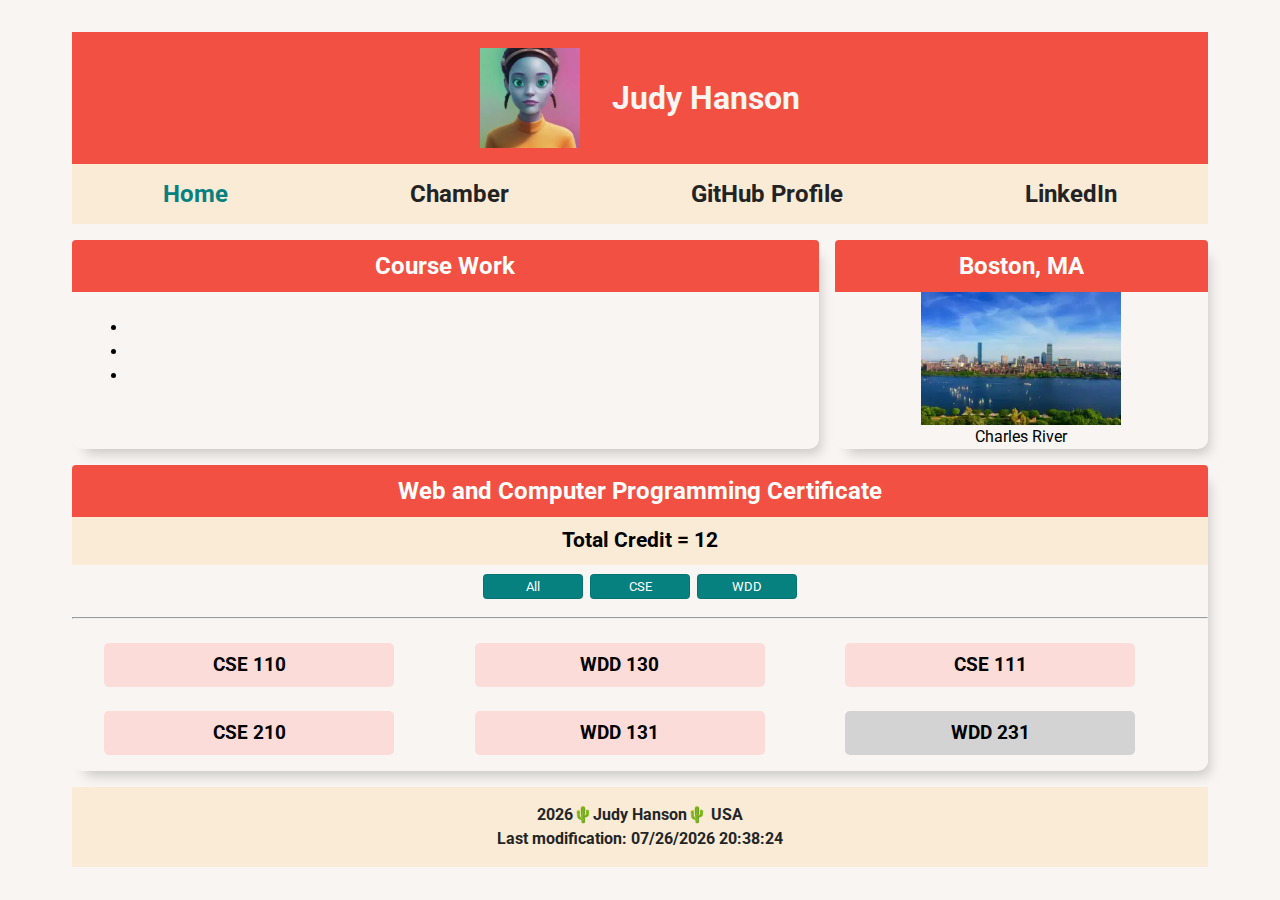
<file: index.html>
<!DOCTYPE html>
<html lang="en">
<head>
    <meta charset="UTF-8">
    <meta name="viewport" content="width=device-width, initial-scale=1.0">
    <meta name="description" content="Chamber of Commerce Website">
    <meta name="author" content="Judy Hanson">
    <meta property="og:title" content="Chambers of Commerce">
    <meta property="og:type" content="website">
    <meta property="og:url" content="https://esterjudith.github.io/wdd231/">
    <meta property="og:image" content="https://esterjudith.github.io/wdd231/images/Charles-River.webp">
    <meta name="twitter:card" content="charles_river_Boston">
    <link rel="preconnect" href="https://fonts.googleapis.com">
    <link rel="preconnect" href="https://fonts.gstatic.com" crossorigin>
    <link href="https://fonts.googleapis.com/css2?family=Roboto:ital,wght@0,100;0,300;0,400;0,500;0,700;0,900;1,100;1,300;1,400;1,500;1,700;1,900&display=swap" rel="stylesheet">
    <link rel="icon" href="favicon.ico">
    <link rel="stylesheet" href="styles/base.css">
    <link rel="stylesheet" href="styles/large.css">
    <script src="scripts/chambers.js" defer></script>
    <script src="scripts/getCourses.js" defer></script>
    <title>Chamber of Commerce</title>
</head>
<body>
    <header>
        <div>
            <img src="images/image_6483441.webp" width="100" alt="AI profile image">
            <h1>Judy Hanson</h1>
        </div>
        <div></div>        
    </header>
    <button type="button" id="menu" aria-label="hamburger-menu"></button>
    <nav class="navigation">
        <a href="/index.html" class="active">Home</a>
        <a href="#">Chamber</a>
        <a href="https://github.com/Esterjudith">GitHub Profile</a>
        <a href="https://www.linkedin.com/in/judy-hanson/">LinkedIn</a>       
    </nav>
    <main>
        <section class="card">
            <h2>Course Work</h2>
            <ul>
                <li></li>
                <li></li>
                <li></li>
            </ul>
        </section>
        <section class="card">
            <h2>Boston, MA</h2>
            <figure>
               <img src="images/Charles-River.webp" alt="Charles River" width="300" height="200" loading="lazy"> 
               <figcaption>Charles River</figcaption>
            </figure>
        </section>
        <section class="card col2">
            <h2>Web and Computer Programming Certificate</h2>
            <div id="credits"></div>
            <div class="filters">
                <button id="all">All</button>
                <button id="cse">CSE</button>
                <button id="wdd">WDD</button>
            </div>
            <hr>
            <div id="courses"></div>
        </section>
    </main>
    <footer>
        <p><span id="currentyear"></span>🌵Judy Hanson🌵 USA</p>
        <p id="lastModified"></p>
    </footer>
</body>
</html>
</file>
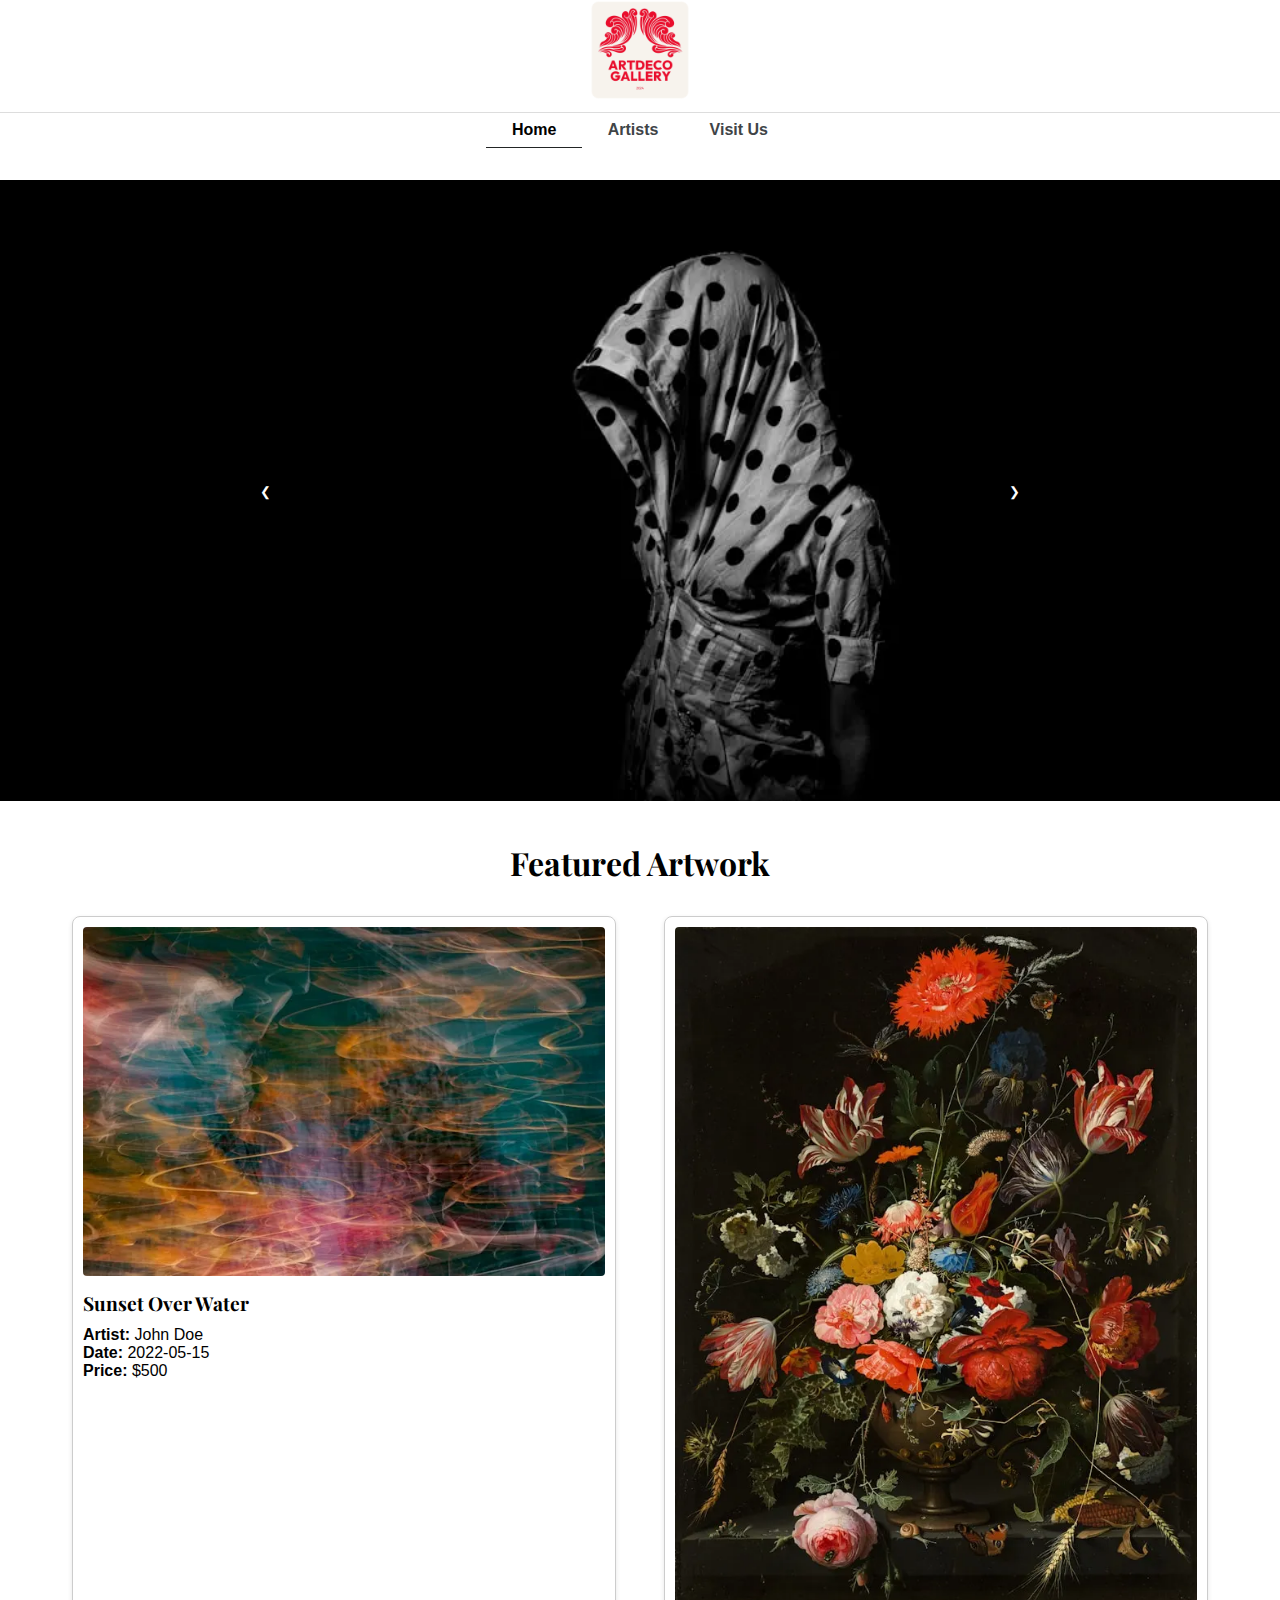
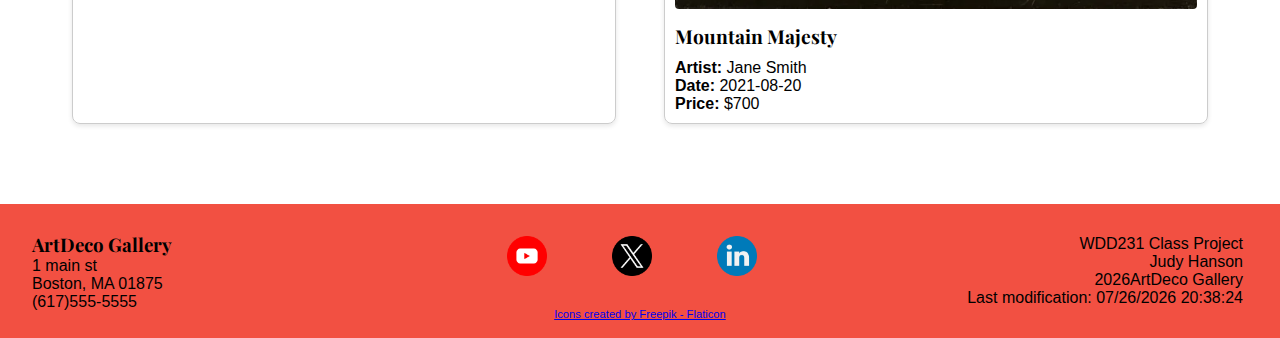
<file: artdeco-gallery/index.html>
<!DOCTYPE html>
<html lang="en">
<head>
    <meta charset="UTF-8">
    <meta name="viewport" content="width=device-width, initial-scale=1.0">
    <meta name="description" content="Fine Art Gallery website">
    <meta name="author" content="Judy Hanson">
    <link rel="preconnect" href="https://fonts.googleapis.com">
    <link rel="preconnect" href="https://fonts.gstatic.com" crossorigin>
    <link href="https://fonts.googleapis.com/css2?family=Lato:ital,wght@0,100;0,300;0,400;0,700;0,900;1,100;1,300;1,400;1,700;1,900&family=Playfair+Display:ital,wght@0,400..900;1,400..900&family=Poppins:ital,wght@0,100;0,200;0,300;0,400;0,500;0,600;0,700;0,800;0,900;1,100;1,200;1,300;1,400;1,500;1,600;1,700;1,800;1,900&display=swap" rel="stylesheet">
    
    <meta property="og:title" content="ArtDeco Gallery">
    <meta property="og:type" content="website">
    <meta property="og:image" content="https://esterjudith.github.io/wdd231/artdeco-gallery/images/engin-akyurt--unsplash-polkadots.webp">
    <meta property="og:url" content="https://esterjudith.github.io/wdd231/artdeco-gallery/index.html">
    <link rel="preload" as="image" href="images/engin-akyurt--unsplash-polkadots.webp">
    <link rel="icon" href="favicon.ico">
    <link rel="stylesheet" href="styles/base.css">
    <link rel="stylesheet" href="styles/large.css">
    <script src="scripts/main.js" defer></script>
    <title>ArtDeco Gallery | Timeless Elegance in Art</title>
</head>
<body>
    <header>
        <button id="myButton" aria-label="myButton"></button>
        <div class="logo" ><img src="images/artdeco-gallery-high-resolution-logo-transparent.webp" width="100" alt="logo image"></div>

    </header>
    <nav id="animated">
        <ul class="menuLinks">
            <li class="active"><a href="index.html">Home</a></li>
            <li><a href="artist.html">Artists</a></li>
            <li><a href="visit-us.html">Visit Us</a></li>            
        </ul>
    </nav>
    <main>    
         <!-- Hero Section -->
         <section class="hero">
            <div id="carousel" class="carousel">
                <img id="carouselImage" class="carousel-image" loading="lazy" width="640" height="496">
                <button id="prevBtn" class="carousel-button">&#10094;</button>
                <button id="nextBtn" class="carousel-button">&#10095;</button>
            </div>
        </section>

        <!-- Cards Section -->
        <section class="cards" id="cards">
            <h1>Featured Artwork</h1>
            <div id="cardContainer" class="card-container"></div>
        </section>
    </main>  
    <footer>
        <div class="footer-addr">
            <h3>ArtDeco Gallery</h3>
            <p>1 main st</p>
            <p>Boston, MA 01875</p>
            <p>(617)555-5555</p>
          </div>
          <div class="footer-social">
            <ul>
                <li><a href="https://www.youtube.com/" target="_blank"><img src="../chamber/images/youtube.png" width="40" height="40" alt="Youtube icon"></a></li>
                <li><a href="https://www.x.com/" target="_blank"><img src="../chamber/images/twitter.png" width="40" height="40" alt=" X icon"></a></li>
                <li><a href="https://www.linkedin.com/" target="_blank"><img src="../chamber/images/linkedin.png" width="40" height="40" alt="Linkedin icon"></a></li>
            </ul>
            <a href="https://www.flaticon.com/free-icons/linkedin" title="linkedin icons">Icons created by Freepik - Flaticon</a>
          </div>
          <div class="footer-class">
            <p>WDD231 Class Project</p> 
            <p> Judy Hanson</p>
            <p><span id="currentyear"></span>ArtDeco Gallery</p>
            <p id="lastModified"></p>
          </div>
    </footer>
</body>
</html>
</file>
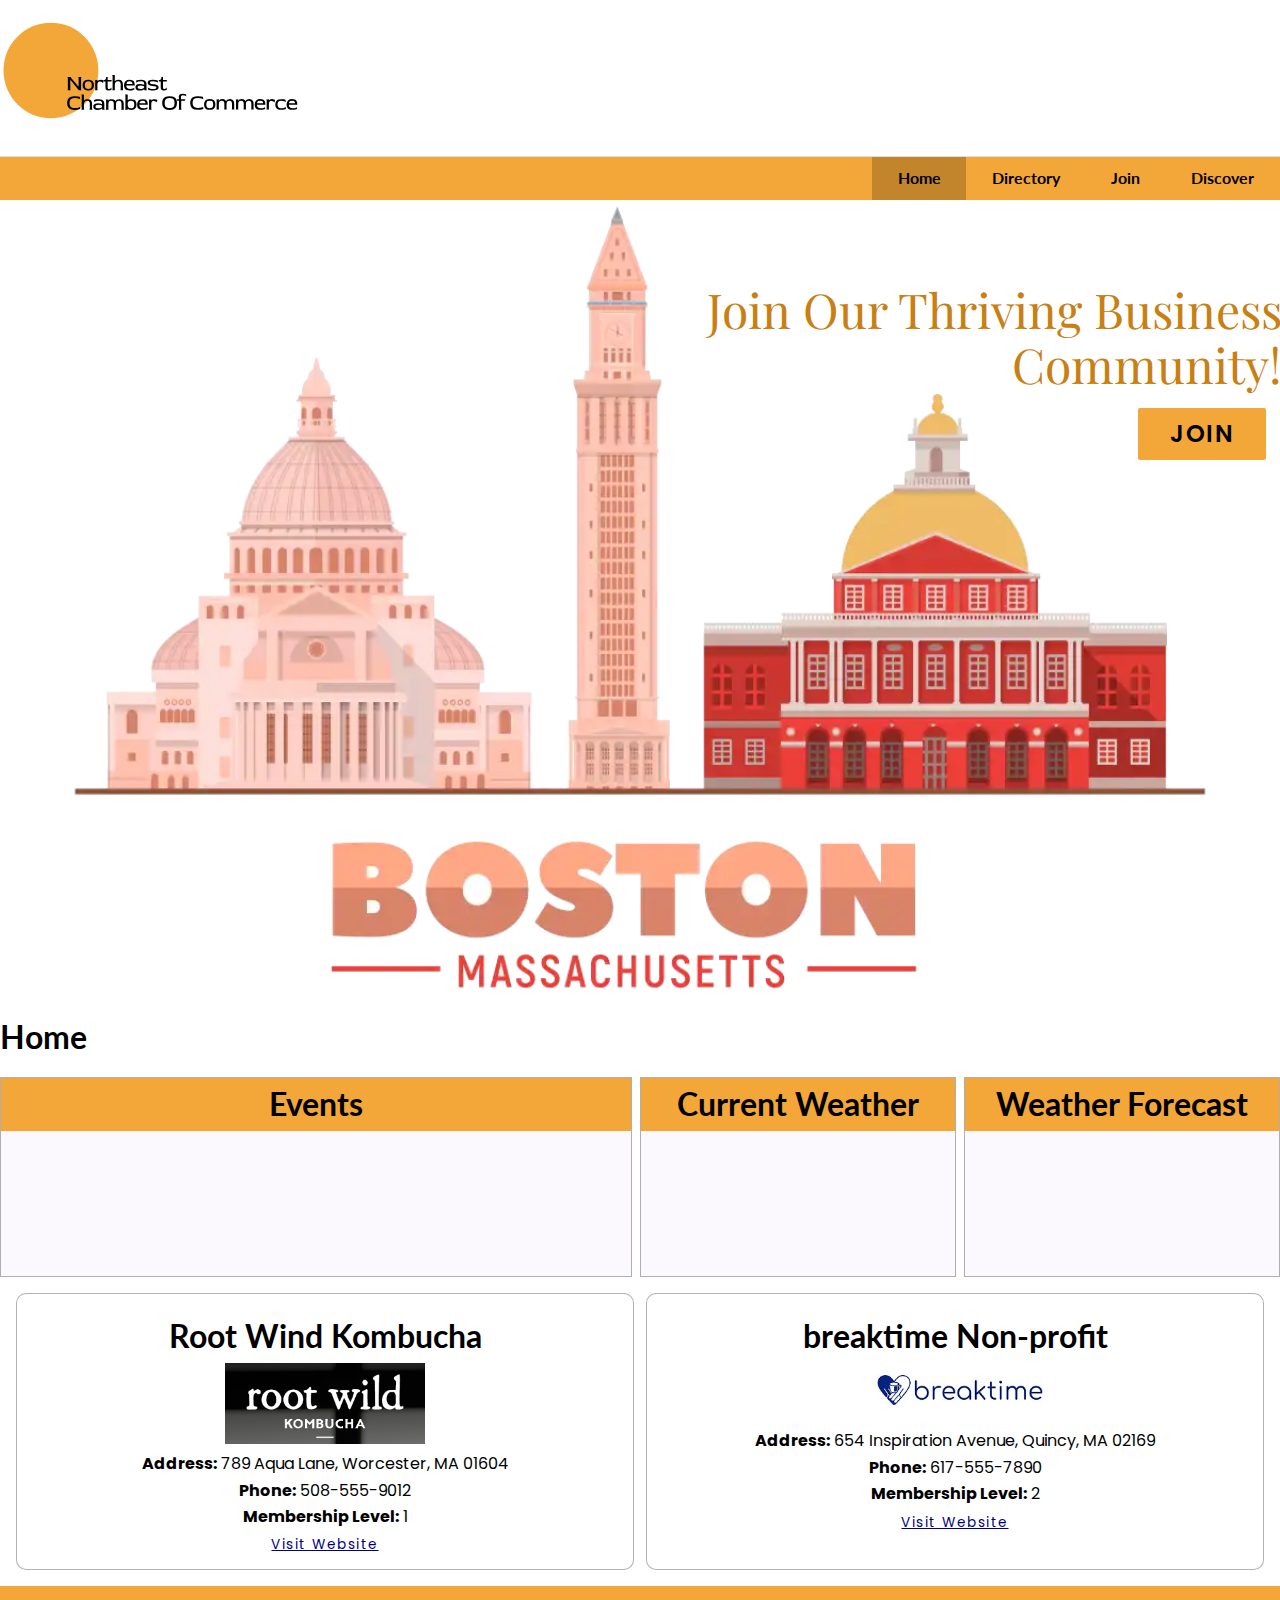
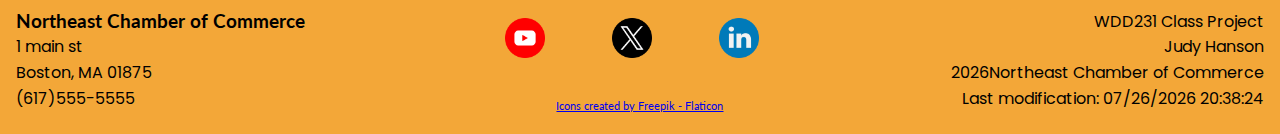
<file: chamber/index.html>
<!DOCTYPE html>
<html lang="en">
<head>
    <meta charset="UTF-8">
    <meta name="viewport" content="width=device-width, initial-scale=1.0">
    <meta name="description" content="Northeast Chamber of Commerce Website">
    <meta name="author" content="Judy Hanson">
    <link rel="preconnect" href="https://fonts.googleapis.com">
    <link rel="preconnect" href="https://fonts.gstatic.com" crossorigin>
    <link href="https://fonts.googleapis.com/css2?family=Lato:ital,wght@0,100;0,300;0,400;0,700;0,900;1,100;1,300;1,400;1,700;1,900&family=Playfair+Display:ital,wght@0,400..900;1,400..900&family=Poppins:ital,wght@0,100;0,200;0,300;0,400;0,500;0,600;0,700;0,800;0,900;1,100;1,200;1,300;1,400;1,500;1,600;1,700;1,800;1,900&display=swap" rel="stylesheet">
    
    <meta property="og:title" content="Northeast Chamber of Commerce">
    <meta property="og:type" content="website">
    <meta property="og:image" content="https://esterjudith.github.io/wdd231/chamber/images/mrtunamaine.png">
    <meta property="og:url" content="https://esterjudith.github.io/wdd231/chamber/directory.html">
    <link rel="stylesheet" href="styles/normalize.css">
    <link rel="stylesheet" href="styles/base.css">
    <link rel="stylesheet" href="styles/large.css">
    <link rel="icon" href="favicon.ico">
    <script src="scripts/commerce.js" defer></script>
    <script src="scripts/api.js" defer></script>

    <title>Home Page</title>
</head>
<body>
    <header>
    <h1><img src="images/northeast-chamber-of-commerce-high-resolution-logo-transparent-svg.svg" width="300" alt="logo image"></h1>

    <button id="myButton"></button>
    </header>

        <nav id="animated">
            <ul class="menuLinks">
                <li class="active"><a href="index.html">Home</a></li>
                <li><a href="directory.html">Directory</a></li>
                <li><a href="join.html">Join</a></li>
                <li><a href="discover.html">Discover</a></li>
            </ul>
        </nav>
    <main>
    <section class="hero">
        <picture>
            <source type="image/webp"  media="(min-width:1200px)" srcset="images/boston-large.webp" width="1200" height="745">
            <source type="image/webp"  media="(min-width:650px)" srcset="images/boston-small.webp" width="850" height="528">
            <img src="images/boston0(1).webp" alt="Image of Beacon Hill Buildings" width="400" height="248">            
        </picture>
       <div class="cta">
        <p>Join Our Thriving Business Community!</p>
        <a href="join.html">JOIN</a>
       </div>
    </section> 
    <h1>Home</h1>
    <section class="event-weather">
        <div class="events cards">
            <h2>Events</h2>

        </div>
        <div class="current-weather cards">
           <h2>Current Weather</h2>
            <div class="current-card">
                <figure>
                    <img id="weather-icon">                
                  </figure>
                  <div id="current"></div>
            </div>
        </div>
        <div id="forcast" class="weather-forcast cards">
            <h2>Weather Forecast</h2>            
        </div>
    </section>
    <section id="spotlight" class="spotlight-members"></section>
    
    </main>
    <footer>
      <div class="footer-addr">
        <h3>Northeast Chamber of Commerce</h3>
        <p>1 main st</p>
        <p>Boston, MA 01875</p>
        <p>(617)555-5555</p>
      </div>
      <div class="footer-social">
        <ul>
            <li><a href="https://www.youtube.com/" target="_blank"><img src="images/youtube.png" width="40" height="40" alt="Youtube icon"></a></li>
            <li><a href="https://www.x.com/" target="_blank"><img src="images/twitter.png" width="40" height="40" alt=" X icon"></a></li>
            <li><a href="https://www.linkedin.com/" target="_blank"><img src="images/linkedin.png" width="40" height="40" alt="Linkedin icon"></a></li>
        </ul>
        <a href="https://www.flaticon.com/free-icons/linkedin" title="linkedin icons">Icons created by Freepik - Flaticon</a>
      </div>
      <div class="footer-class">
        <p>WDD231 Class Project</p> 
        <p> Judy Hanson</p>
        <p><span id="currentyear"></span>Northeast Chamber of Commerce</p>
        <p id="lastModified"></p>
      </div>
    </footer>
</body>
</html>
</file>
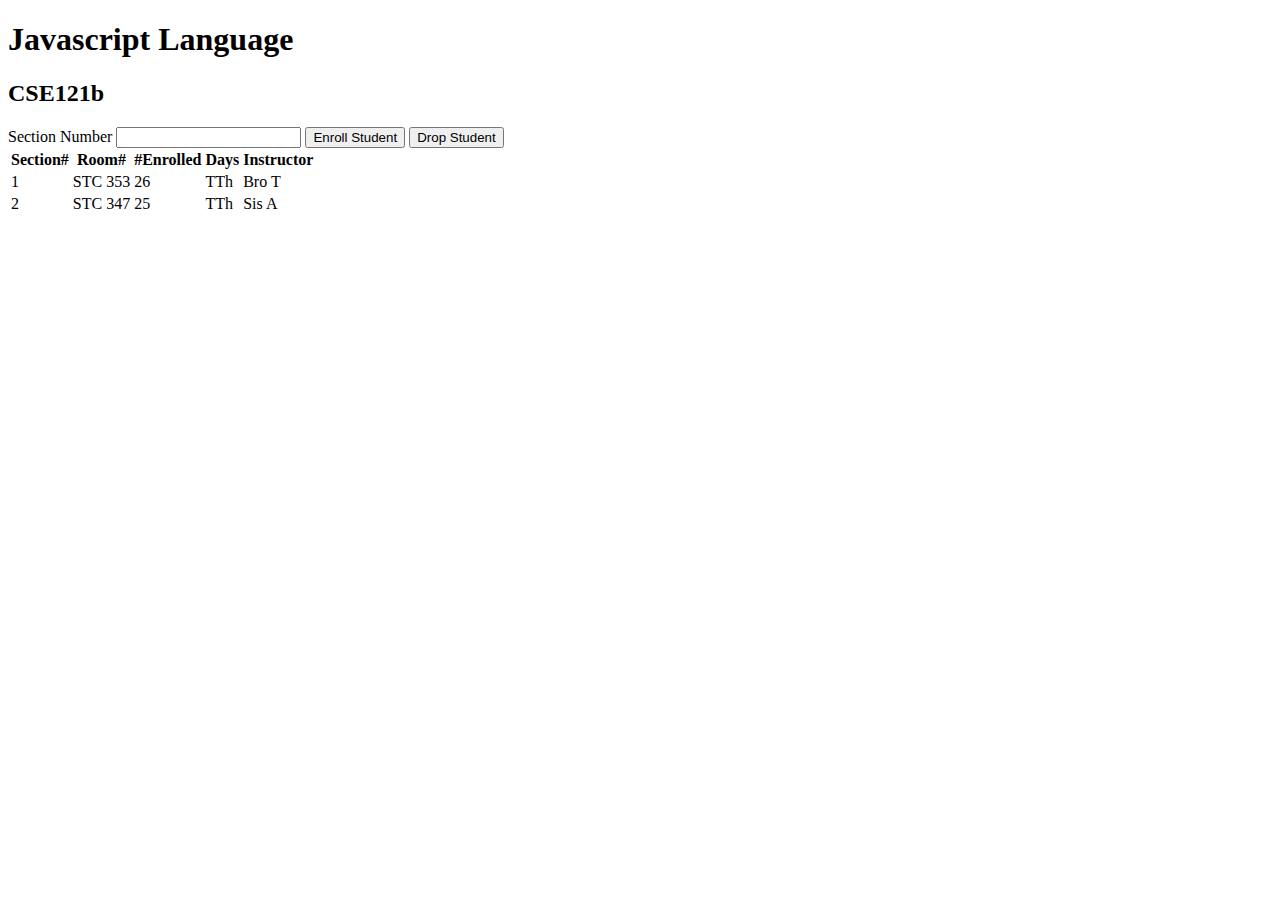
<file: modules.html>
<!-- modules.html -->
<!DOCTYPE html>
<html lang="en">
  <head>
    <meta charset="UTF-8" />
    <meta http-equiv="X-UA-Compatible" content="IE=edge" />
    <meta name="viewport" content="width=device-width, initial-scale=1.0" />
    <title>Courses and sections</title>
    <script src="scripts/modules.js" type="module"></script>
  </head>
  <body>
    <h1 id="courseName"></h1>
    <h2 id="courseCode"></h2>
    <label for="sectionNumber">Section Number</label>
    <input id="sectionNumber" />
    <button id="enrollStudent">Enroll Student</button>
    <button id="dropStudent">Drop Student</button>

    <table>
      <thead>
        <tr>
          <th>Section#</th>
          <th>Room#</th>
          <th>#Enrolled</th>
          <th>Days</th>
          <th>Instructor</th>
        </tr>
      </thead>
      <tbody id="sections"></tbody>
    </table>
  </body>
</html>
</file>
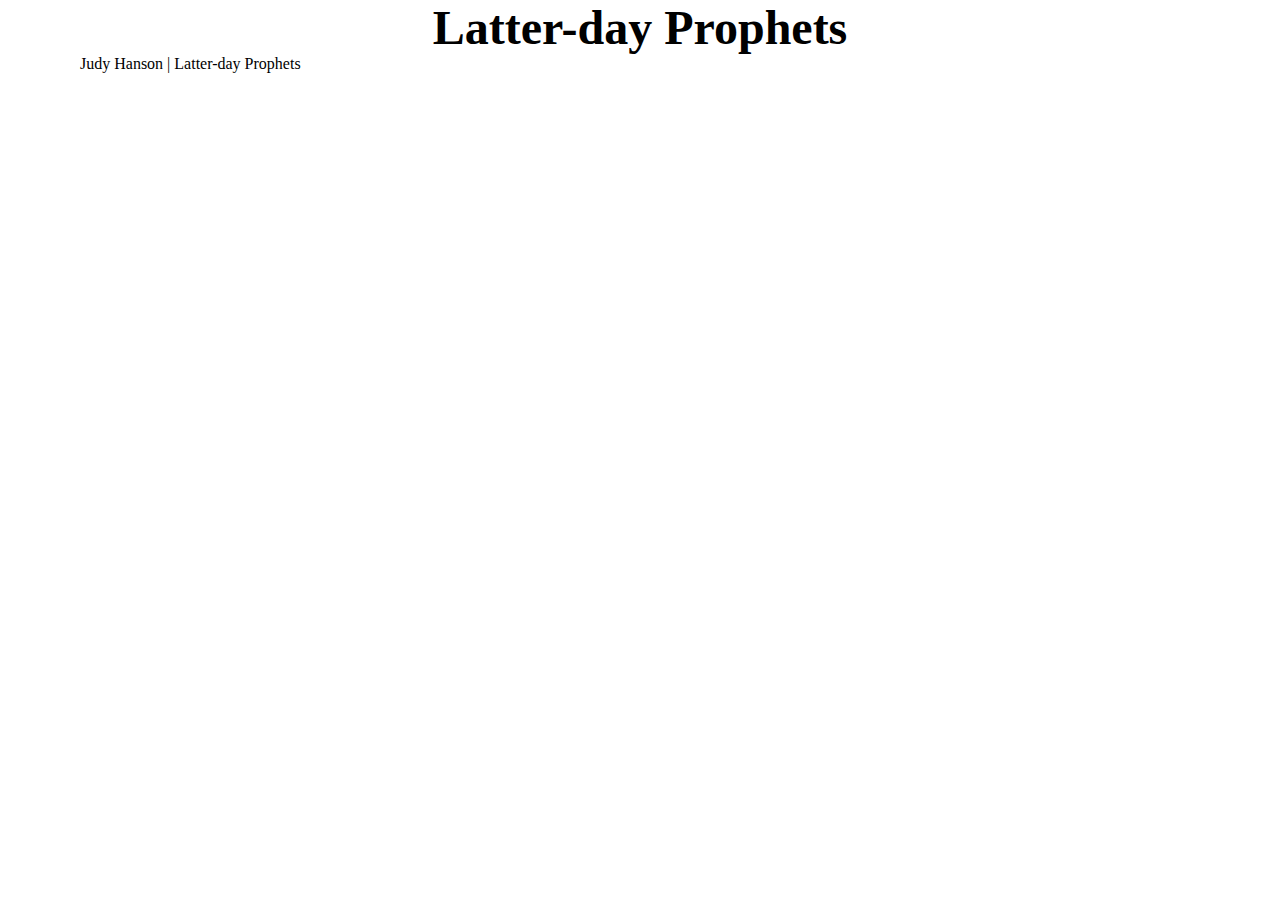
<file: prophets.html>
<!DOCTYPE html>
<html lang="en">
<head>
    <meta charset="UTF-8">
    <meta name="viewport" content="width=device-width, initial-scale=1.0">
    <meta name="description" content="Prophets">
    <meta name="author" content="Judy Hanson">
    <link rel="preconnect" href="https://fonts.googleapis.com">
    <link rel="preconnect" href="https://fonts.gstatic.com" crossorigin>
    <link href="https://fonts.googleapis.com/css2?family=Roboto:ital,wght@0,100;0,300;0,400;0,500;0,700;0,900;1,100;1,300;1,400;1,500;1,700;1,900&display=swap" rel="stylesheet">
    <link rel="stylesheet" href="styles/prophets.css">
    <script src="scripts/prophets.js" defer></script>
    <title>title</title>
</head>
<body>
    <header>
        <h1>Latter-day Prophets</h1>
      </header>
      <main>
        <div id="cards"></div>
      </main>
      <footer>
        Judy Hanson | Latter-day Prophets
      </footer>
</body>
</html>
</file>
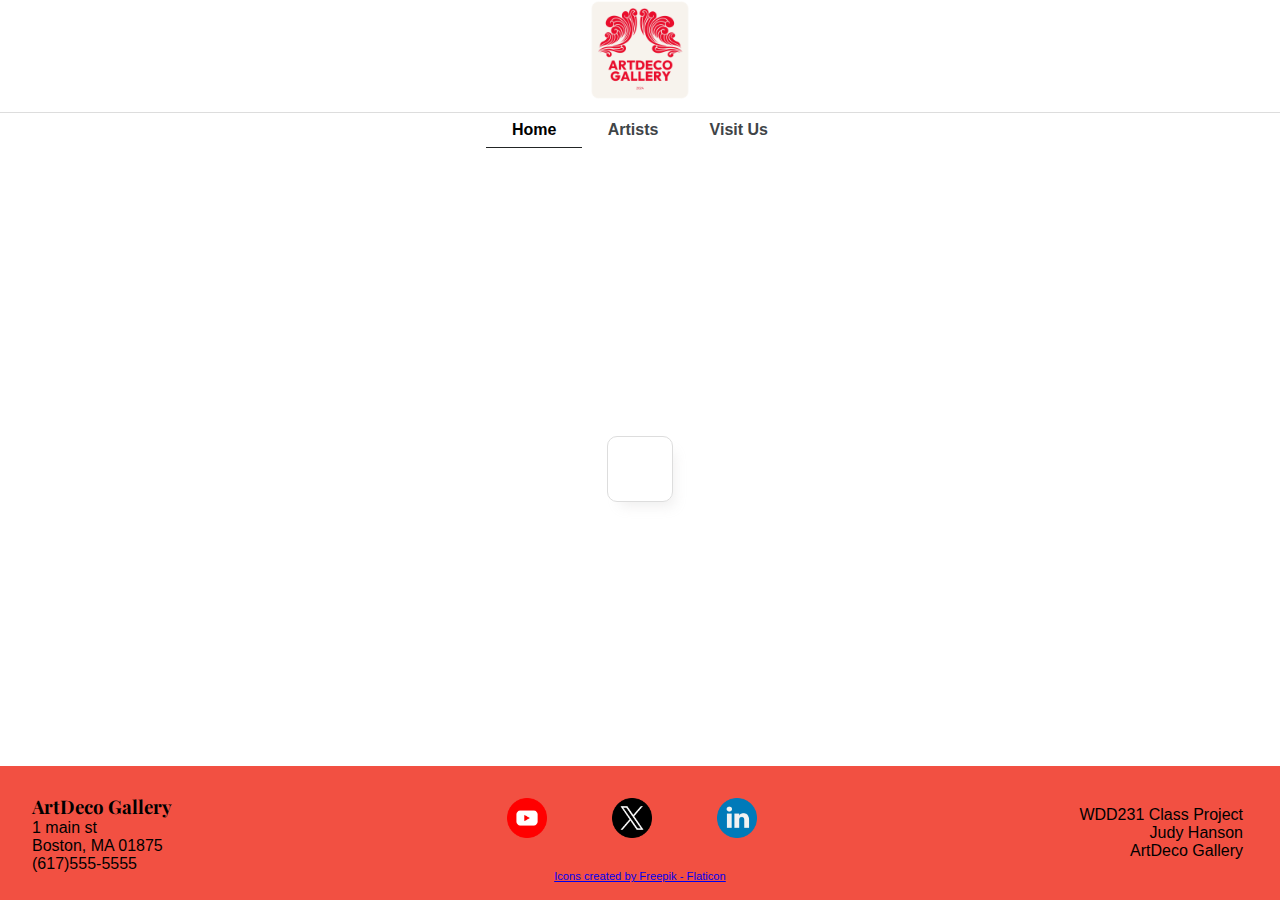
<file: artdeco-gallery/thank-you.html>
<!DOCTYPE html>
<html lang="en">
<head>
    <meta charset="UTF-8">
    <meta name="viewport" content="width=device-width, initial-scale=1.0">
    <meta name="description" content="Fine Art Gallery website">
    <meta name="author" content="Judy Hanson">
    <link rel="preconnect" href="https://fonts.googleapis.com">
    <link rel="preconnect" href="https://fonts.gstatic.com" crossorigin>
    <link href="https://fonts.googleapis.com/css2?family=Lato:ital,wght@0,100;0,300;0,400;0,700;0,900;1,100;1,300;1,400;1,700;1,900&family=Playfair+Display:ital,wght@0,400..900;1,400..900&family=Poppins:ital,wght@0,100;0,200;0,300;0,400;0,500;0,600;0,700;0,800;0,900;1,100;1,200;1,300;1,400;1,500;1,600;1,700;1,800;1,900&display=swap" rel="stylesheet">
    
    <meta property="og:title" content="ArtDeco Gallery">
    <meta property="og:type" content="website">
    <meta property="og:image" content="https://esterjudith.github.io/wdd231/artdeco-gallery/images/engin-akyurt--unsplash-polkadots.webp">
    <meta property="og:url" content="https://esterjudith.github.io/wdd231/artdeco-gallery/index.html">

    <link rel="icon" href="favicon.ico">
    <link rel="stylesheet" href="styles/base.css">
    <link rel="stylesheet" href="styles/large.css">
    <script src="scripts/thank-you.js" defer></script>
    <title>Thank you</title>
</head>
<body>
    <header>
        <button id="myButton"></button>
        <div class="logo" ><img src="images/artdeco-gallery-high-resolution-logo-transparent.webp" width="100" alt="logo image"></div>

    </header>
    <nav id="animated">
        <ul class="menuLinks">
            <li class="active"><a href="index.html">Home</a></li>
            <li><a href="artist.html">Artists</a></li>
            <li><a href="visit-us.html">Visit Us</a></li>            
        </ul>
    </nav>
    <main class="thankyou">
        <div id="results"></div>
    </main> 
    <footer>
        <div class="footer-addr">
            <h3>ArtDeco Gallery</h3>
            <p>1 main st</p>
            <p>Boston, MA 01875</p>
            <p>(617)555-5555</p>
          </div>
          <div class="footer-social">
            <ul>
                <li><a href="https://www.youtube.com/" target="_blank"><img src="../chamber/images/youtube.png" width="40" height="40" alt="Youtube icon"></a></li>
                <li><a href="https://www.x.com/" target="_blank"><img src="../chamber/images/twitter.png" width="40" height="40" alt=" X icon"></a></li>
                <li><a href="https://www.linkedin.com/" target="_blank"><img src="../chamber/images/linkedin.png" width="40" height="40" alt="Linkedin icon"></a></li>
            </ul>
            <a href="https://www.flaticon.com/free-icons/linkedin" title="linkedin icons">Icons created by Freepik - Flaticon</a>
          </div>
          <div class="footer-class">
            <p>WDD231 Class Project</p> 
            <p> Judy Hanson</p>
            <p><span id="currentyear"></span>ArtDeco Gallery</p>
            <p id="lastModified"></p>
          </div>
    </footer>
</body>
</html>
</file>
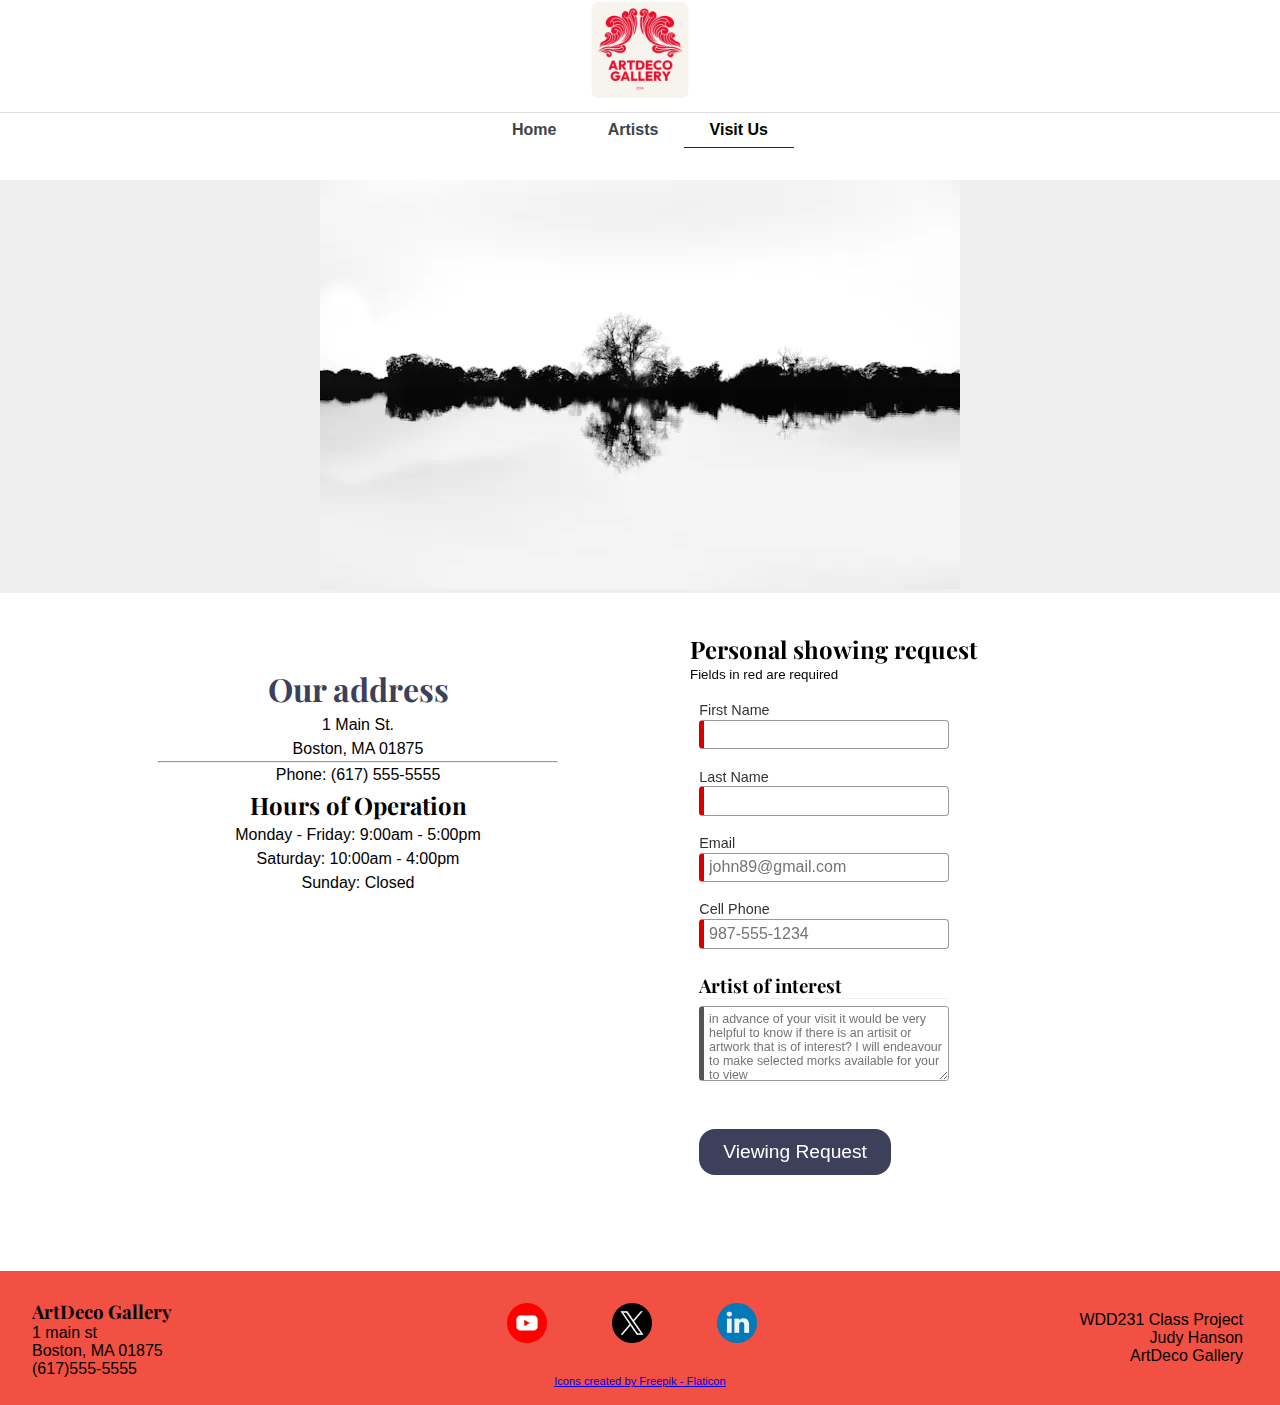
<file: artdeco-gallery/visit-us.html>
<!DOCTYPE html>
<html lang="en">
<head>
    <meta charset="UTF-8">
    <meta name="viewport" content="width=device-width, initial-scale=1.0">
    <meta name="description" content="Fine Art Gallery website">
    <meta name="author" content="Judy Hanson">
    <link rel="preconnect" href="https://fonts.googleapis.com">
    <link rel="preconnect" href="https://fonts.gstatic.com" crossorigin>
    <link href="https://fonts.googleapis.com/css2?family=Lato:ital,wght@0,100;0,300;0,400;0,700;0,900;1,100;1,300;1,400;1,700;1,900&family=Playfair+Display:ital,wght@0,400..900;1,400..900&family=Poppins:ital,wght@0,100;0,200;0,300;0,400;0,500;0,600;0,700;0,800;0,900;1,100;1,200;1,300;1,400;1,500;1,600;1,700;1,800;1,900&display=swap" rel="stylesheet">
    
    <meta property="og:title" content="ArtDeco Gallery">
    <meta property="og:type" content="website">
    <meta property="og:image" content="https://esterjudith.github.io/wdd231/artdeco-gallery/images/engin-akyurt--unsplash-polkadots.webp">
    <meta property="og:url" content="https://esterjudith.github.io/wdd231/artdeco-gallery/index.html">

    <link rel="icon" href="favicon.ico">
    <link rel="stylesheet" href="styles/base.css">
    <link rel="stylesheet" href="styles/large.css">
    <script src="scripts/main.js"></script>
    <script src="scripts/thank-you.js" defer></script>
    <title>Visit Us | Timeless Elegance in Art</title>
</head>
<body>
    <header>
        <button id="myButton"></button>
        <div class="logo" ><img src="images/artdeco-gallery-high-resolution-logo-transparent.webp" width="100" alt="logo image"></div>

    </header>
    <nav id="animated">
        <ul class="menuLinks">
            <li><a href="index.html">Home</a></li>
            <li><a href="artist.html">Artists</a></li>
            <li class="active"><a href="visit-us.html">Visit Us</a></li>            
        </ul>
    </nav>
    <main>    
         <!-- Visit Hero Section -->
         <section class="visit-hero">
            <div >
                <img src="images/maxim-hopman-unsplash-b&w.webp" alt="black & white landscape photograph" loading="lazy">
             
            </div>
        </section>

        <section class="visit">
           <div class="visit-wrapper">
            <div class="visit-info">
                <h1>Our address</h1>
                <p>1 Main St.</p>
                <p>Boston, MA 01875</p>
                <hr>
                <p>Phone: (617) 555-5555</p>
               
                <h2>Hours of Operation</h2>
                <p>Monday - Friday: 9:00am - 5:00pm</p>
                <p>Saturday: 10:00am - 4:00pm</p>
                <p>Sunday: Closed</p>
              
            </div>

            
         <div class="visit-form">
            <h2>Personal showing request</h2>
            
            <small>Fields in red are required</small>
            <form method="GET" action="thank-you.html" class="designOne">
                <label>First Name <input type="text" name="first" required autocomplete="given-name" title="Your First Name"></label>
                <label>Last Name <input type="text" name="last" required autocomplete="family-name" title="Your Last Name"></label>
                
                <label>Email <input type="email" name="email" required placeholder="john89@gmail.com"  title="Your Email" autocomplete="email"></label>
                <label>Cell Phone <input type="tel" name="phone"  required autocomplete="tel" title="A Phone Number with dashes" placeholder="987-555-1234" ></label>
                
                
                <h3>Artist of interest</h3>
                <label><textarea name="description" title="Artist request" placeholder="in advance of your visit it would be very helpful to know if there is an artisit or artwork that is of interest? I will endeavour to make selected morks available for your to view"></textarea></label>
    
                <input type="hidden" id="formTimestamp" name="timestamp">    
            
                <input type="submit" value="Viewing Request">
            </form>
         </div>
           </div>
        </section>

      
        </section>
    </main>  
    <footer>
        <div class="footer-addr">
            <h3>ArtDeco Gallery</h3>
            <p>1 main st</p>
            <p>Boston, MA 01875</p>
            <p>(617)555-5555</p>
          </div>
          <div class="footer-social">
            <ul>
                <li><a href="https://www.youtube.com/" target="_blank"><img src="../chamber/images/youtube.png" width="40" height="40" alt="Youtube icon"></a></li>
                <li><a href="https://www.x.com/" target="_blank"><img src="../chamber/images/twitter.png" width="40" height="40" alt=" X icon"></a></li>
                <li><a href="https://www.linkedin.com/" target="_blank"><img src="../chamber/images/linkedin.png" width="40" height="40" alt="Linkedin icon"></a></li>
            </ul>
            <a href="https://www.flaticon.com/free-icons/linkedin" title="linkedin icons">Icons created by Freepik - Flaticon</a>
          </div>
          <div class="footer-class">
            <p>WDD231 Class Project</p> 
            <p> Judy Hanson</p>
            <p><span id="currentyear"></span>ArtDeco Gallery</p>
            <p id="lastModified"></p>
          </div>
    </footer>
</body>
</html>
</file>
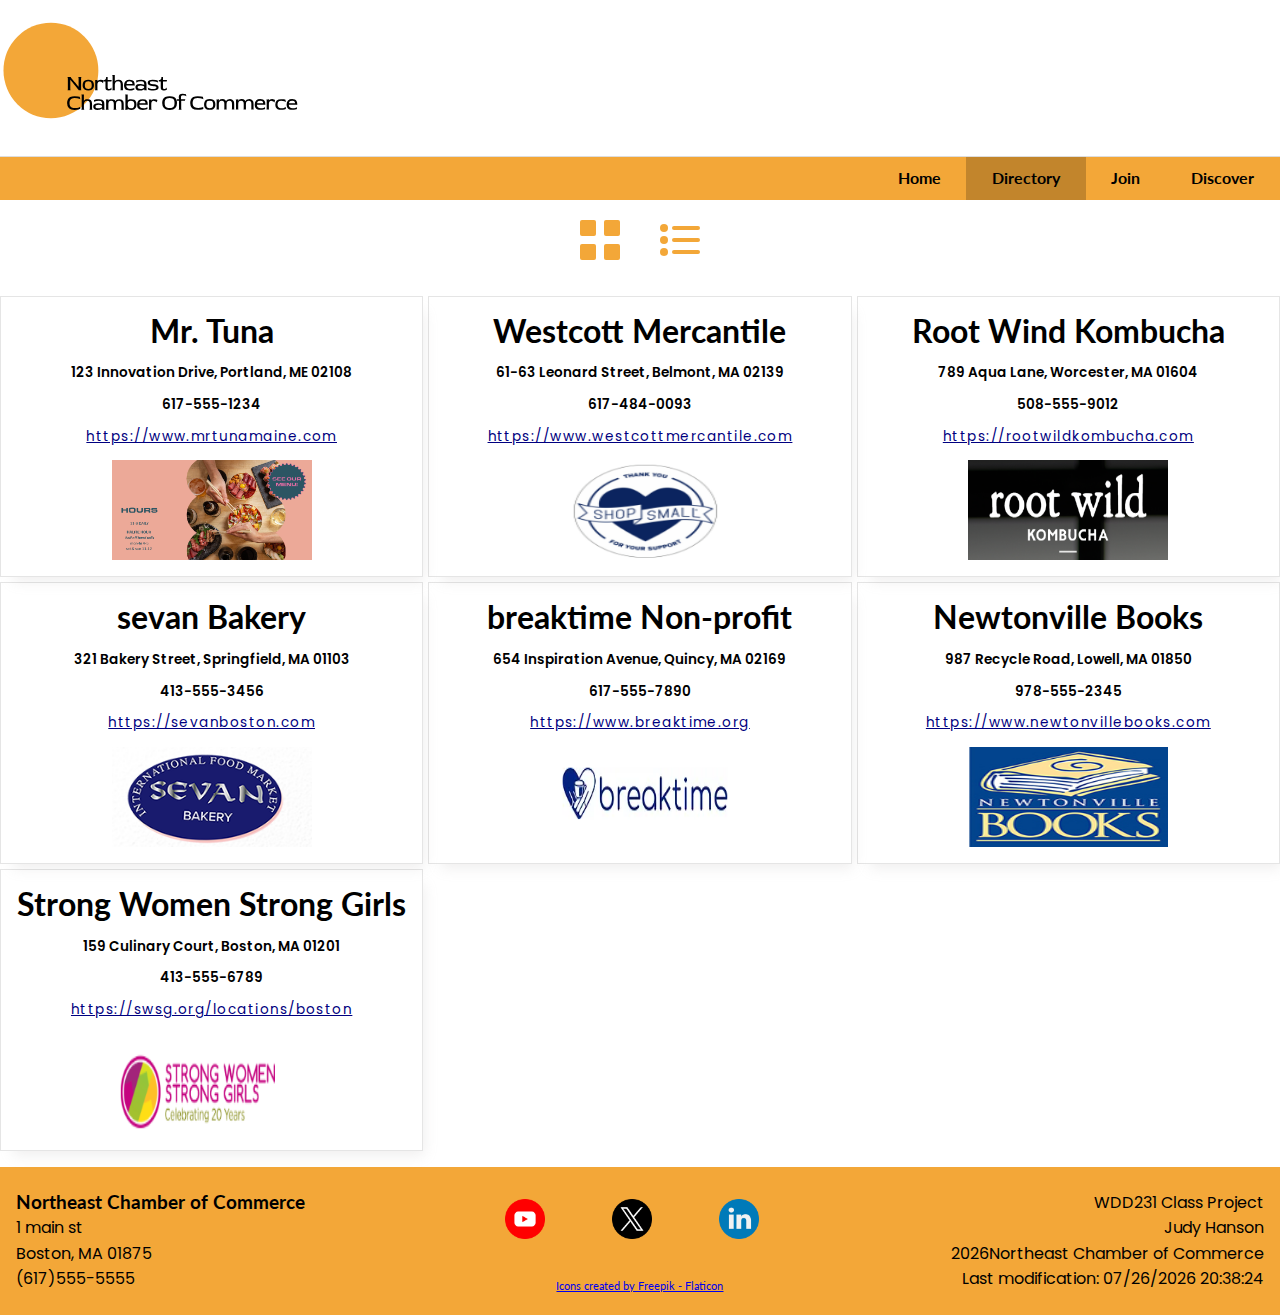
<file: chamber/directory.html>
<!DOCTYPE html>
<html lang="en">
<head>
    <meta charset="UTF-8">
    <meta name="viewport" content="width=device-width, initial-scale=1.0">
    <meta name="description" content="Northeast Chamber of Commerce Website">
    <meta name="author" content="Judy Hanson">
    <link rel="preconnect" href="https://fonts.googleapis.com">
    <link rel="preconnect" href="https://fonts.gstatic.com" crossorigin>
    <link href="https://fonts.googleapis.com/css2?family=Lato:ital,wght@0,100;0,300;0,400;0,700;0,900;1,100;1,300;1,400;1,700;1,900&family=Poppins:ital,wght@0,100;0,200;0,300;0,400;0,500;0,600;0,700;0,800;0,900;1,100;1,200;1,300;1,400;1,500;1,600;1,700;1,800;1,900&display=swap" rel="stylesheet">
    
    <meta property="og:title" content="Northeast Chamber of Commerce">
    <meta property="og:type" content="website">
    <meta property="og:image" content="https://esterjudith.github.io/wdd231/chamber/images/mrtunamaine.png">
    <meta property="og:url" content="https://esterjudith.github.io/wdd231/chamber/directory.html">
    <link rel="stylesheet" href="styles/normalize.css">
    <link rel="stylesheet" href="styles/base.css">
    <link rel="stylesheet" href="styles/large.css">
    <link rel="icon" href="favicon.ico">
    <script src="scripts/commerce.js" defer></script>
    <script src="scripts/getMembers.js" defer></script>
    <title>Northeast Chamber of Commerce</title>
</head>
<body>
    <header>
    <h1><img src="images/northeast-chamber-of-commerce-high-resolution-logo-transparent-svg.svg" width="300" alt="logo image"></h1>

    <button id="myButton"></button>
    </header>

        <nav id="animated">
            <ul class="menuLinks">
                <li><a href="index.html">Home</a></li>
                <li class="active"><a href="directory.html">Directory</a></li>
                <li><a href="join.html">Join</a></li>
                <li><a href="discover.html">Discover</a></li>
            </ul>
        </nav>
    <main class="grid-list">
     <div><button id="grid">
      <svg xmlns="http://www.w3.org/2000/svg" width="48" height="48" viewBox="0 0 48 48" fill="#f3a738">
        <rect x="4" y="4" width="16" height="16" rx="2" />
        <rect x="28" y="4" width="16" height="16" rx="2" />
        <rect x="4" y="28" width="16" height="16" rx="2" />
        <rect x="28" y="28" width="16" height="16" rx="2" />
      </svg>
     </button>
     <button id="list">
      <svg xmlns="http://www.w3.org/2000/svg" width="48" height="48" viewBox="0 0 48 48" fill="#f3a738">      
        <circle cx="8" cy="12" r="4" />    
        <rect x="16" y="10" width="28" height="4" rx="2" />        
        <circle cx="8" cy="24" r="4" />
        <rect x="16" y="22" width="28" height="4" rx="2" />        
        <circle cx="8" cy="36" r="4" />
        <rect x="16" y="34" width="28" height="4" rx="2" />
      </svg>
     </button></div>

     <article class="grid" id="members"></article>
    </main>
    <footer>
      <div class="footer-addr">
        <h3>Northeast Chamber of Commerce</h3>
        <p>1 main st</p>
        <p>Boston, MA 01875</p>
        <p>(617)555-5555</p>
      </div>
      <div class="footer-social">
        <ul>
            <li><a href="https://www.youtube.com/" target="_blank"><img src="images/youtube.png" width="40" height="40" alt="Youtube icon"></a></li>
            <li><a href="https://www.x.com/" target="_blank"><img src="images/twitter.png" width="40" height="40" alt=" X icon"></a></li>
            <li><a href="https://www.linkedin.com/" target="_blank"><img src="images/linkedin.png" width="40" height="40" alt="Linkedin icon"></a></li>
        </ul>
        <a href="https://www.flaticon.com/free-icons/linkedin" title="linkedin icons">Icons created by Freepik - Flaticon</a>
      </div>
      <div class="footer-class">
        <p>WDD231 Class Project</p> 
        <p> Judy Hanson</p>
        <p><span id="currentyear"></span>Northeast Chamber of Commerce</p>
        <p id="lastModified"></p>
      </div>
    </footer>
</body>
</html>
</file>
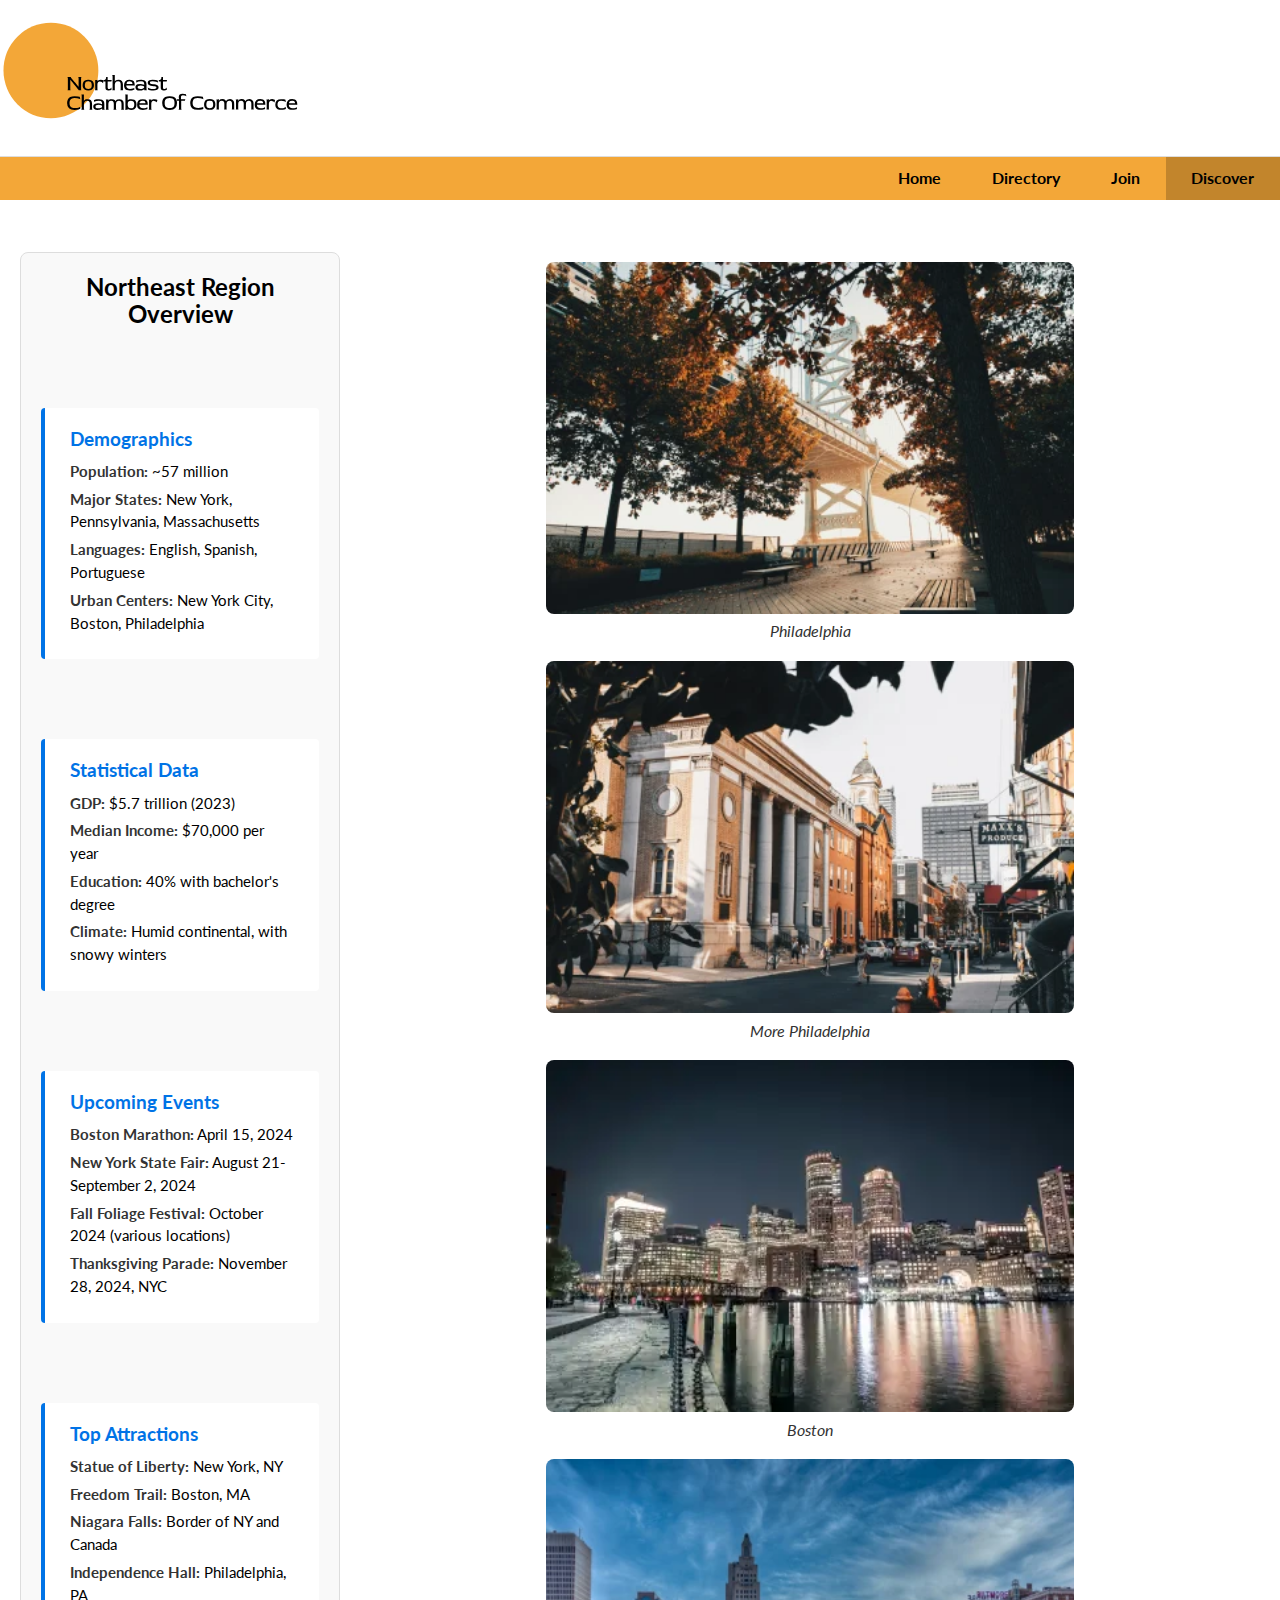
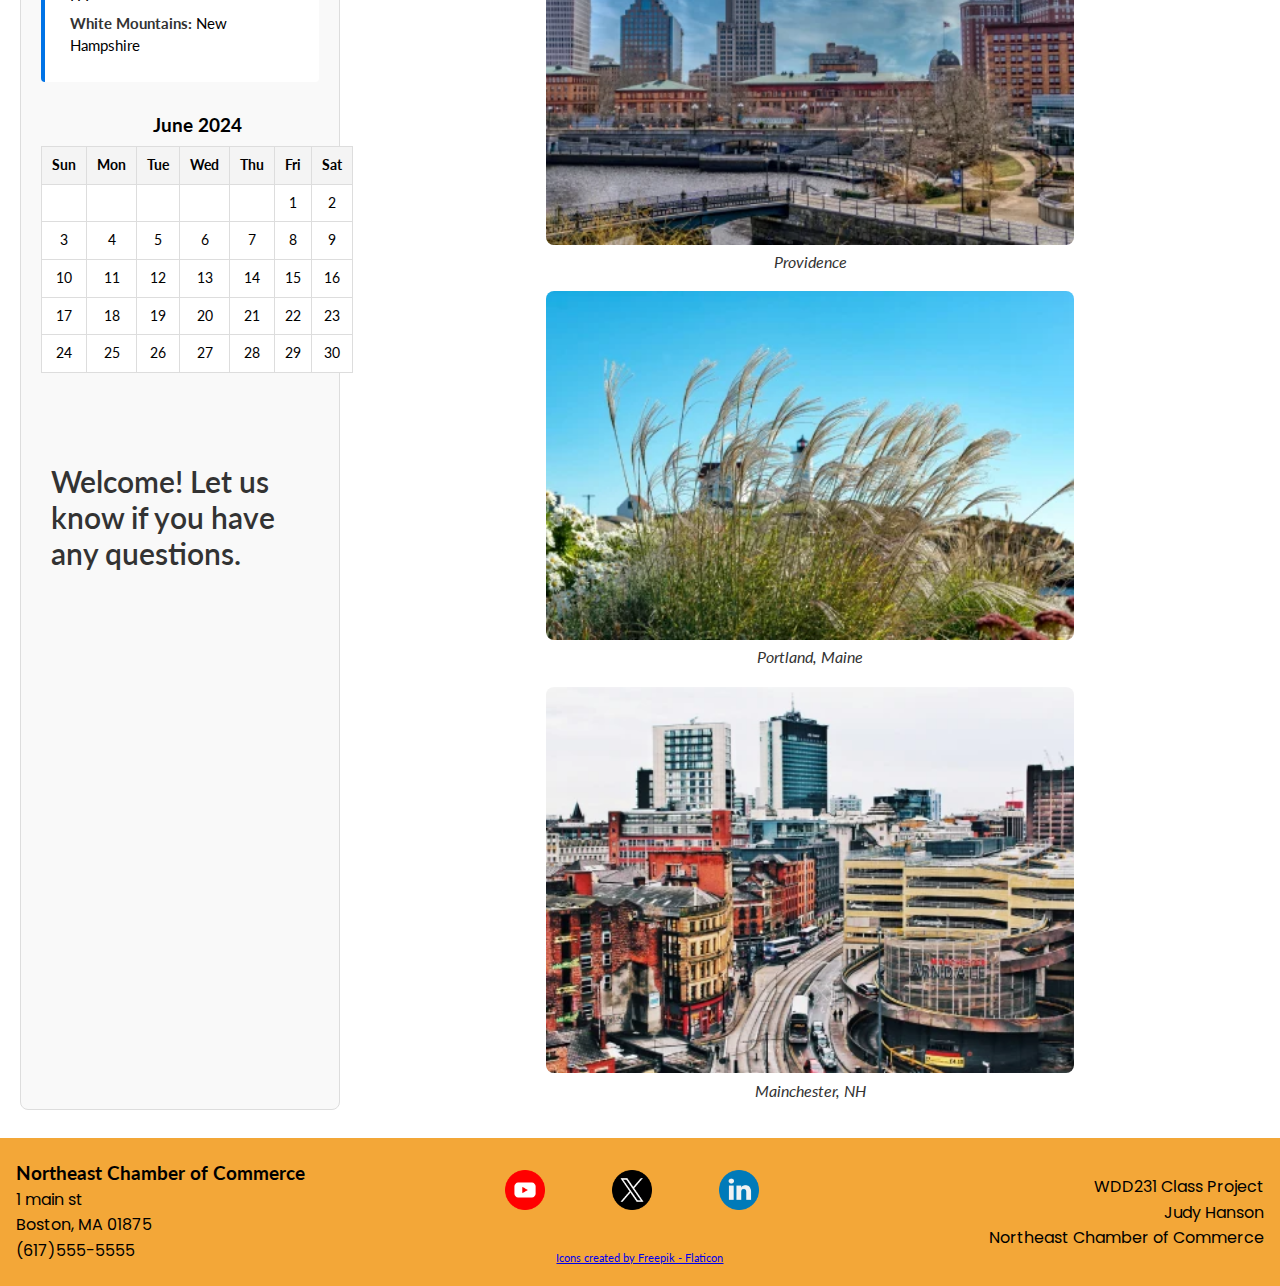
<file: chamber/discover.html>
<!DOCTYPE html>
<html lang="en">
<head>
    <meta charset="UTF-8">
    <meta name="viewport" content="width=device-width, initial-scale=1.0">
    <meta name="description" content="Northeast Chamber of Commerce Website">
    <meta name="author" content="Judy Hanson">
    <link rel="preconnect" href="https://fonts.googleapis.com">
    <link rel="preconnect" href="https://fonts.gstatic.com" crossorigin>
    <link href="https://fonts.googleapis.com/css2?family=Lato:ital,wght@0,100;0,300;0,400;0,700;0,900;1,100;1,300;1,400;1,700;1,900&family=Playfair+Display:ital,wght@0,400..900;1,400..900&family=Poppins:ital,wght@0,100;0,200;0,300;0,400;0,500;0,600;0,700;0,800;0,900;1,100;1,200;1,300;1,400;1,500;1,600;1,700;1,800;1,900&display=swap" rel="stylesheet">
    
    <meta property="og:title" content="Northeast Chamber of Commerce">
    <meta property="og:type" content="website">
    <meta property="og:image" content="https://esterjudith.github.io/wdd231/chamber/images/mrtunamaine.png">
    <meta property="og:url" content="https://esterjudith.github.io/wdd231/chamber/directory.html">
    <link rel="stylesheet" href="styles/normalize.css">
    <link rel="stylesheet" href="styles/base.css">
    <link rel="stylesheet" href="styles/large.css">
    <link rel="icon" href="favicon.ico">
    <script src="scripts/getImages.js" defer></script>
    

    <title>Discover Northeast Business & Events | Chamber of Commerce</title>
</head>
<body>
    <header>
    <h1><img src="images/northeast-chamber-of-commerce-high-resolution-logo-transparent-svg.svg" width="300" alt="logo image"></h1>

    <button id="myButton"></button>
    </header>

        <nav id="animated">
            <ul class="menuLinks">
                <li><a href="index.html">Home</a></li>
                <li><a href="directory.html">Directory</a></li>
                <li><a href="join.html">Join</a></li>
                <li class="active"><a href="discover.html">Discover</a></li>
            </ul>
        </nav>
    <main class="grid-container">
     <aside class="sidebar">
      <h2>Northeast Region Overview</h2>  
      <!-- Demographics Section -->
      <div class="sidebar-section demographics">
        <h3>Demographics</h3>
        <ul>
          <li><strong>Population:</strong> ~57 million</li>
          <li><strong>Major States:</strong> New York, Pennsylvania, Massachusetts</li>
          <li><strong>Languages:</strong> English, Spanish, Portuguese</li>
          <li><strong>Urban Centers:</strong> New York City, Boston, Philadelphia</li>
        </ul>
      </div>

      <!-- Statistical Data Section -->
      <div class="sidebar-section statistics">
        <h3>Statistical Data</h3>
        <ul>
          <li><strong>GDP:</strong> $5.7 trillion (2023)</li>
          <li><strong>Median Income:</strong> $70,000 per year</li>
          <li><strong>Education:</strong> 40% with bachelor's degree</li>
          <li><strong>Climate:</strong> Humid continental, with snowy winters</li>
        </ul>
      </div>

      <!-- Events Section -->
      <div class="sidebar-section events">
        <h3>Upcoming Events</h3>
        <ul>
          <li><strong>Boston Marathon:</strong> April 15, 2024</li>
          <li><strong>New York State Fair:</strong> August 21-September 2, 2024</li>
          <li><strong>Fall Foliage Festival:</strong> October 2024 (various locations)</li>
          <li><strong>Thanksgiving Parade:</strong> November 28, 2024, NYC</li>
        </ul>
      </div>

      <!-- Attractions Section -->
      <div class="sidebar-section attractions">
        <h3>Top Attractions</h3>
        <ul>
          <li><strong>Statue of Liberty:</strong> New York, NY</li>
          <li><strong>Freedom Trail:</strong> Boston, MA</li>
          <li><strong>Niagara Falls:</strong> Border of NY and Canada</li>
          <li><strong>Independence Hall:</strong> Philadelphia, PA</li>
          <li><strong>White Mountains:</strong> New Hampshire</li>
        </ul>
      </div>  

      <!-- Calendar -->
      <div class="calendar">
        <table>
          <caption>June 2024</caption>
          <thead>
            <tr>
              <th>Sun</th>
              <th>Mon</th>
              <th>Tue</th>
              <th>Wed</th>
              <th>Thu</th>
              <th>Fri</th>
              <th>Sat</th>
            </tr>
          </thead>
          <tbody>
            <tr>
              <td></td><td></td><td></td><td></td><td></td><td>1</td><td>2</td>
            </tr>
            <tr>
              <td>3</td><td>4</td><td>5</td><td>6</td><td>7</td><td>8</td><td>9</td>
            </tr>
            <tr>
              <td>10</td><td>11</td><td>12</td><td>13</td><td>14</td><td>15</td><td>16</td>
            </tr>
            <tr>
              <td>17</td><td>18</td><td>19</td><td>20</td><td>21</td><td>22</td><td>23</td>
            </tr>
            <tr>
              <td>24</td><td>25</td><td>26</td><td>27</td><td>28</td><td>29</td><td>30</td>
            </tr>
          </tbody>
        </table>
      </div>
     

      <!-- Visit Message -->
      <div id="visit-message"></div>

      
     </aside>
     <section>
      <div id="image-container"></div>
     </section>     
    </main>
    <footer>
      <div class="footer-addr">
        <h3>Northeast Chamber of Commerce</h3>
        <p>1 main st</p>
        <p>Boston, MA 01875</p>
        <p>(617)555-5555</p>
      </div>
      <div class="footer-social">
        <ul>
            <li><a href="https://www.youtube.com/" target="_blank"><img src="images/youtube.png" width="40" height="40" alt="Youtube icon"></a></li>
            <li><a href="https://www.x.com/" target="_blank"><img src="images/twitter.png" width="40" height="40" alt=" X icon"></a></li>
            <li><a href="https://www.linkedin.com/" target="_blank"><img src="images/linkedin.png" width="40" height="40" alt="Linkedin icon"></a></li>
        </ul>
        <a href="https://www.flaticon.com/free-icons/linkedin" title="linkedin icons">Icons created by Freepik - Flaticon</a>
      </div>
      <div class="footer-class">
        <p>WDD231 Class Project</p> 
        <p> Judy Hanson</p>
        <p><span id="currentyear"></span>Northeast Chamber of Commerce</p>
        <p id="lastModified"></p>
      </div>
    </footer>
</body>
</html>
</file>
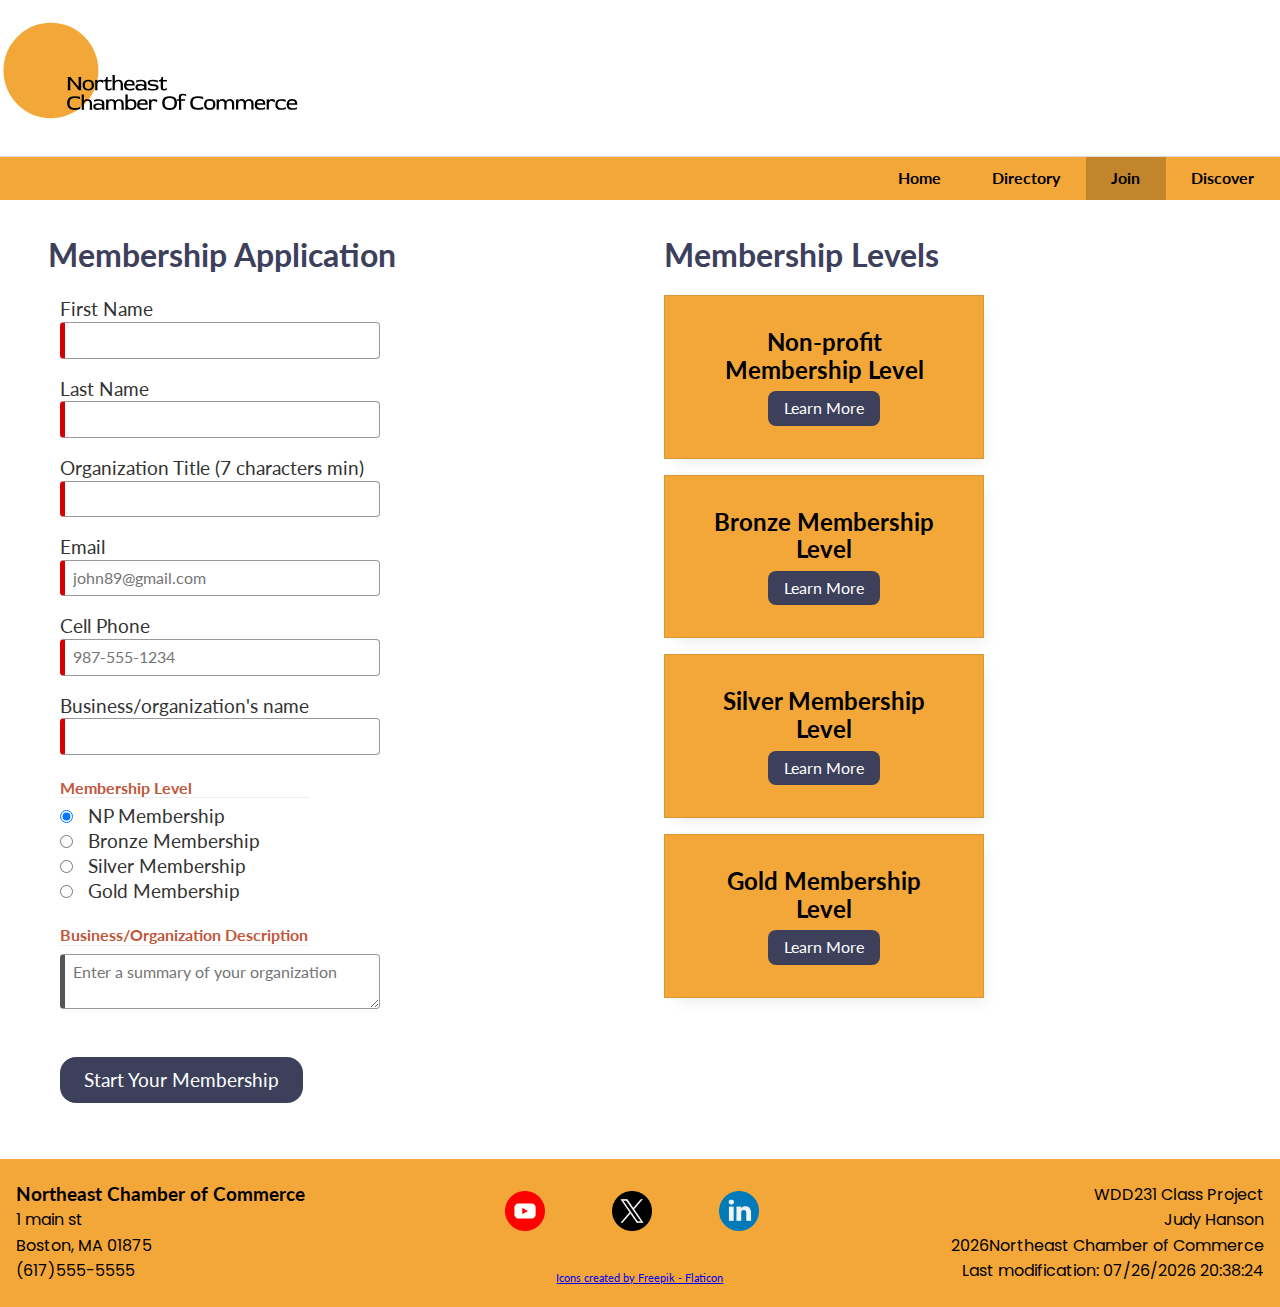
<file: chamber/join.html>
<!DOCTYPE html>
<html lang="en">
<head>
    <meta charset="UTF-8">
    <meta name="viewport" content="width=device-width, initial-scale=1.0">
    <meta name="description" content="Northeast Chamber of Commerce Website">
    <meta name="author" content="Judy Hanson">
    <link rel="preconnect" href="https://fonts.googleapis.com">
    <link rel="preconnect" href="https://fonts.gstatic.com" crossorigin>
    <link href="https://fonts.googleapis.com/css2?family=Lato:ital,wght@0,100;0,300;0,400;0,700;0,900;1,100;1,300;1,400;1,700;1,900&family=Playfair+Display:ital,wght@0,400..900;1,400..900&family=Poppins:ital,wght@0,100;0,200;0,300;0,400;0,500;0,600;0,700;0,800;0,900;1,100;1,200;1,300;1,400;1,500;1,600;1,700;1,800;1,900&display=swap" rel="stylesheet">
    
    <meta property="og:title" content="Northeast Chamber of Commerce">
    <meta property="og:type" content="website">
    <meta property="og:image" content="https://esterjudith.github.io/wdd231/chamber/images/mrtunamaine.png">
    <meta property="og:url" content="https://esterjudith.github.io/wdd231/chamber/directory.html">
    <link rel="stylesheet" href="styles/normalize.css">
    <link rel="stylesheet" href="styles/base-join.css">
    <link rel="stylesheet" href="styles/large-join.css">
    <link rel="icon" href="favicon.ico">
    <script src="scripts/commerce.js" defer></script>
    <script src="scripts/api.js" defer></script>

    <title>Join Page</title>
</head>
<body>
    <header>
    <h1><img src="images/northeast-chamber-of-commerce-high-resolution-logo-transparent-svg.svg" width="300" alt="logo image"></h1>

    <button id="myButton" aria-label="Submit form"></button>
    </header>

        <nav id="animated">
            <ul class="menuLinks">
                <li><a href="index.html">Home</a></li>
                <li><a href="directory.html">Directory</a></li>
                <li class="active"><a href="join.html">Join</a></li>
                <li><a href="#">Discover</a></li>
            </ul>
        </nav>
    <main>
       
        <section class="form">
            <h1>Membership Application</h1>
    
        <form method="GET" action="thankyou.html" class="designOne">
            <label>First Name <input type="text" name="first" required autocomplete="given-name" title="Your First Name"></label>
            <label>Last Name <input type="text" name="last" required autocomplete="family-name" title="Your Last Name"></label>
            <label>Organization Title (7 characters min) <input class="title" type="text" name="title" required autocomplete="organization-title" title="Your Organization Title. Must be at least 7 characters, using only letters, spaces, or hyphens." pattern="^[A-Za-z\s-]{7,}$" minlength="7"></label>
            <label>Email <input type="email" name="email" required placeholder="john89@gmail.com"  title="Your Email" autocomplete="email"></label>
            <label>Cell Phone <input type="tel" name="phone"  required autocomplete="tel" title="A Phone Number with dashes" placeholder="987-555-1234" ></label>
            <label>Business/organization's name <input type="text" name="organization" required autocomplete="organization" title="Your Organzation's Name" ></label>
    
    
            <h2>Membership Level</h2>
            <label><input type="radio" name="membership" value="non-profit" checked> NP Membership</label>
            <label><input type="radio" name="membership" value="bronze"> Bronze Membership</label>
            <label><input type="radio" name="membership" value="silver"> Silver Membership</label>
            <label><input type="radio" name="membership" value="gold"> Gold Membership</label>
    
            
            <h2>Business/Organization Description</h2>
            <label><textarea name="description" title="Organization Description" placeholder="Enter a summary of your organization"></textarea></label>

            <input type="hidden" id="formTimestamp" name="timestamp">    
        
            <input type="submit" value="Start Your Membership">
        </form>
        </section>

        <section id="cards">
            <h1>Membership Levels</h1>            
        </section>
    </main>
    <footer>
      <div class="footer-addr">
        <h3>Northeast Chamber of Commerce</h3>
        <p>1 main st</p>
        <p>Boston, MA 01875</p>
        <p>(617)555-5555</p>
      </div>
      <div class="footer-social">
        <ul>
            <li><a href="https://www.youtube.com/" target="_blank"><img src="images/youtube.png" width="40" height="40" alt="Youtube icon"></a></li>
            <li><a href="https://www.x.com/" target="_blank"><img src="images/twitter.png" width="40" height="40" alt=" X icon"></a></li>
            <li><a href="https://www.linkedin.com/" target="_blank"><img src="images/linkedin.png" width="40" height="40" alt="Linkedin icon"></a></li>
        </ul>
        <a href="https://www.flaticon.com/free-icons/linkedin" title="linkedin icons">Icons created by Freepik - Flaticon</a>
      </div>
      <div class="footer-class">
        <p>WDD231 Class Project</p> 
        <p> Judy Hanson</p>
        <p><span id="currentyear"></span>Northeast Chamber of Commerce</p>
        <p id="lastModified"></p>
      </div>
    </footer>
</body>
</html>
</file>
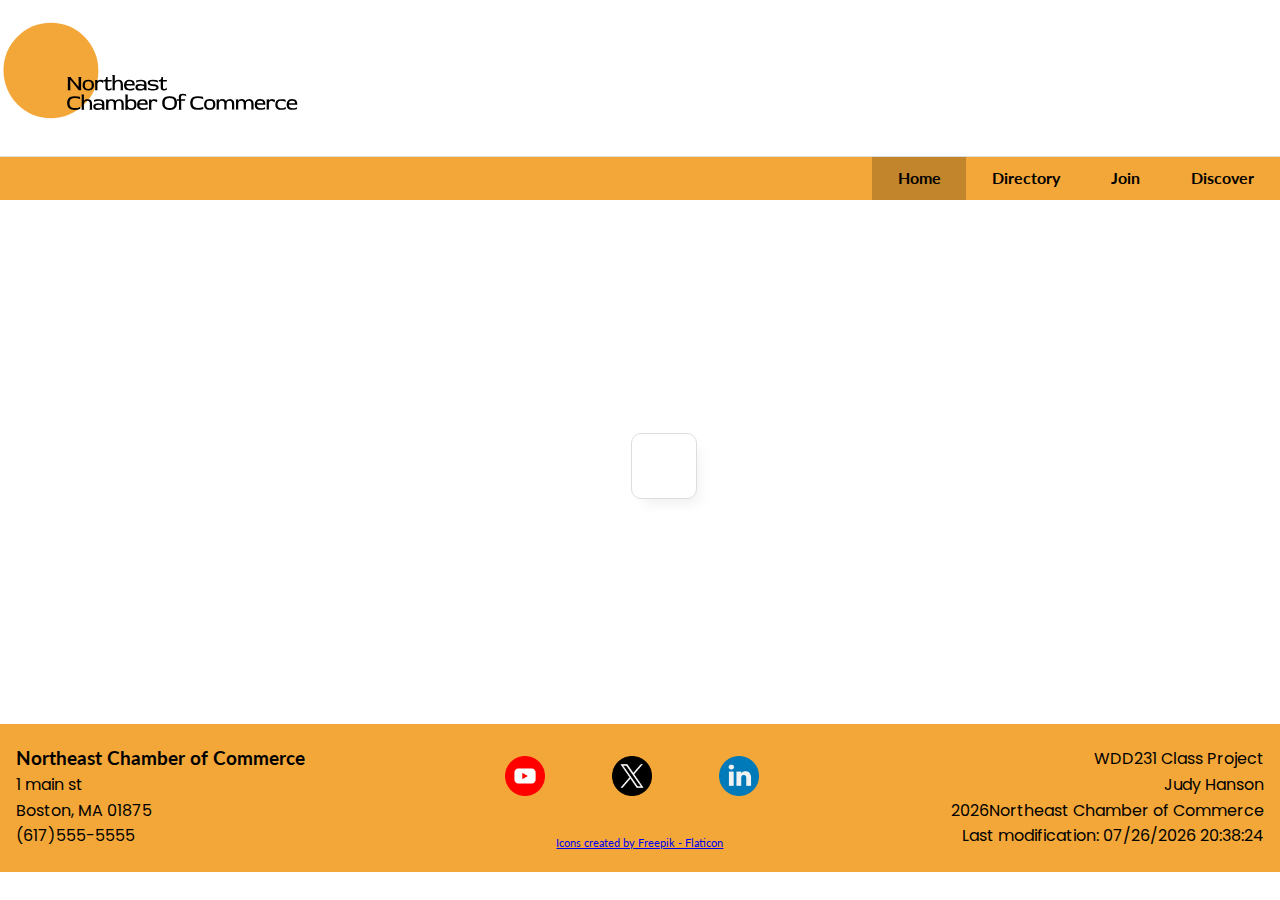
<file: chamber/thankyou.html>
<!DOCTYPE html>
<html lang="en">
<head>
    <meta charset="UTF-8">
    <meta name="viewport" content="width=device-width, initial-scale=1.0">
    <meta name="description" content="Northeast Chamber of Commerce Website">
    <meta name="author" content="Judy Hanson">
    <link rel="preconnect" href="https://fonts.googleapis.com">
    <link rel="preconnect" href="https://fonts.gstatic.com" crossorigin>
    <link href="https://fonts.googleapis.com/css2?family=Lato:ital,wght@0,100;0,300;0,400;0,700;0,900;1,100;1,300;1,400;1,700;1,900&family=Playfair+Display:ital,wght@0,400..900;1,400..900&family=Poppins:ital,wght@0,100;0,200;0,300;0,400;0,500;0,600;0,700;0,800;0,900;1,100;1,200;1,300;1,400;1,500;1,600;1,700;1,800;1,900&display=swap" rel="stylesheet">
    
    <meta property="og:title" content="Northeast Chamber of Commerce">
    <meta property="og:type" content="website">
    <meta property="og:image" content="https://esterjudith.github.io/wdd231/chamber/images/mrtunamaine.png">
    <meta property="og:url" content="https://esterjudith.github.io/wdd231/chamber/directory.html">
    <link rel="stylesheet" href="styles/normalize.css">
    <link rel="stylesheet" href="styles/base-join.css">
    <link rel="stylesheet" href="styles/large-join.css">
    <link rel="icon" href="favicon.ico">
    <script src="scripts/thankyou.js" defer></script>
   

    <title>Thank you</title>
</head>
<body>
    <header>
    <h1><img src="images/northeast-chamber-of-commerce-high-resolution-logo-transparent-svg.svg" width="300" alt="logo image"></h1>

    <button id="myButton"></button>
    </header>

        <nav id="animated">
            <ul class="menuLinks">
                <li class="active"><a href="index.html">Home</a></li>
                <li><a href="directory.html">Directory</a></li>
                <li><a href="join.html">Join</a></li>
                <li><a href="#">Discover</a></li>
            </ul>
        </nav>
    <main class="thankyou">
        <div id="results"></div>
    </main>
    <footer>
      <div class="footer-addr">
        <h3>Northeast Chamber of Commerce</h3>
        <p>1 main st</p>
        <p>Boston, MA 01875</p>
        <p>(617)555-5555</p>
      </div>
      <div class="footer-social">
        <ul>
            <li><a href="https://www.youtube.com/" target="_blank"><img src="images/youtube.png" width="40" height="40" alt="Youtube icon"></a></li>
            <li><a href="https://www.x.com/" target="_blank"><img src="images/twitter.png" width="40" height="40" alt=" X icon"></a></li>
            <li><a href="https://www.linkedin.com/" target="_blank"><img src="images/linkedin.png" width="40" height="40" alt="Linkedin icon"></a></li>
        </ul>
        <a href="https://www.flaticon.com/free-icons/linkedin" title="linkedin icons">Icons created by Freepik - Flaticon</a>
      </div>
      <div class="footer-class">
        <p>WDD231 Class Project</p> 
        <p> Judy Hanson</p>
        <p><span id="currentyear"></span>Northeast Chamber of Commerce</p>
        <p id="lastModified"></p>
      </div>
    </footer>
    <script src="scripts/commerce.js"></script>
</body>
</html>
</file>
<file: styles/base.css>
:root {
    --background: #f8f5f2;
    --secondary-color: #f25042;
    --accessory-color:#fcdcd9;
    --heading:#232323;
    --paragraph-color: #222525;
    --button: #078080;
    --button_text: #232323;
    --border: 1px solid rgba(0, 0, 0, 0.1); 
    --line-height: 1.5;
}

* {
    margin:0;
    padding: 0; 
    box-sizing: border-box;
    font-family: "Roboto", sans-serif;
}

body {
    padding: 2rem;
    background-color: var(--background);
    line-height: var(--line-height);
}
h1,
h2 {
    color: var(--background);
}


header {
    background-color:var(--secondary-color);
    padding: 1rem;  
}

header div {
    display: flex;
    justify-content: center;
    align-items: center;
    gap: 2rem;
}

#menu {
	font-size: 1.5rem;
	border: 0;
	background: none;
	color: #000;
	position: absolute;
	top: 1rem;
	right: 1rem;
}
#menu::before {
	content: "☰";
}

#menu.open::before {
	content: "❎";
}

.open {
    display: block;
}

nav {
    max-width: 760px;
    margin: 0 auto;    
}

#menu {
	font-size: 1.5rem;
	border: 0;
	background: none;
	color: #000;
	position: absolute;
	top: 2rem;
	right: 3rem;
}

#menu::before {
	content: "☰";
}

#menu.open::before {
	content: "❎";
}
.navigation {
	display: flex;
	flex-direction: column;   
	list-style: none;
    background-color: antiquewhite;	    
}

.navigation a {
    display: none;
    padding: 0.75rem;
    text-align: center;
    font-size: 1.5rem;
    font-weight: 700;    
    text-decoration: none;
    color: var(--heading);
    transition: 0.5s;
}

.navigation a:hover {
    background-color: var(--secondary-color);
    color: var(--background);
}

.open a {
    display: block;
}

.active {  
    color: var(--button) !important;
}

/* =========== Main ================= */

main {
    display: grid;
    grid-template-columns: 1fr;
    margin-top: 1rem;   
}



h2 {
    text-align: center;
    background-color: var(--secondary-color);
    color: #fff;
    margin: 0 0 0.5rem;
    border-radius: .25rem .25rem 0 0;
    padding: 0.5rem;
      
}

figure {
    display: flex;
    flex-direction: column;
    align-items: center;
}

.card {
    border-radius: 10px;
}

.card img {
    width: 200px;
    height: auto;
}

section ul {
    margin-left: 2rem;
    padding: 1.5rem;
}

section h2 {
    margin: 0;;
}
.filters {
   text-align:center;
   margin-bottom: 0.5rem; 
   padding-bottom: 0.5rem;
   
}

.filters button {
    min-width:100px;
    margin: 0.1rem;
    padding: 0.25rem .5rem;
    background-color: var(--button);
    color: #fff;
    border: var(--border);    
    border-radius: 0.25rem;  
    cursor: pointer;       
}


.col2{
  margin-bottom: 1rem;

}

#credits {
    text-align: center;
    font-size: 1.3rem;
    background-color: antiquewhite;
    color: #000;
    font-weight: 700;
    padding: 0.5rem;
    margin-bottom: 0.5rem;
}

#courses {
    display: grid;
    grid-template-columns: 1fr; 
    grid-gap: .5rem;  
    padding-left: 2rem;
    margin-top: 0.5rem;
}
.course {
    background-color:lightgrey;
    padding: 0.5rem;
    margin-bottom: 1rem;
    max-width: 80%;
    text-align: center;
    border-radius: 5px !important; 

}
.completed {
    background-color: var(--accessory-color); 
    
}

/* =========== Footer ================= */

footer {
    background-color: antiquewhite;
    text-align: center;
    padding: 1rem;
    color: var(--paragraph-color);
    font-weight: 700;
}
</file>
<file: styles/large.css>
@media only screen and (min-width:36em) {
    body {
        max-width: 1200px;
        margin: 0 auto;
    }
    nav {
        max-width: 100%;
    }

    #menu {
        display: none;
    }

    .navigation {
        flex-direction: row;
        justify-content: space-around;

    }

    .navigation a {
        display:block
    }

    main {
        grid-template-columns: 2fr 1fr;
        grid-gap: 1rem;
    }

    .col2 {
        grid-column: 1/3;
    }

    .card {
        box-shadow: 7px 10px 13px -6px rgba(0,0,0,0.2);
    }
 
    #courses {
        grid-template-columns: repeat(3, 1fr);
        padding-top: 1rem;
    }
}
</file>
<file: artdeco-gallery/styles/base.css>
:root {
    --background: #f8f5f2;
    /* header, headings, wayfinding, buttons */
    --primary-color:#0C0A09; 
    --footer-background: #f25042;
    --nav-font-color: #404447;
    --footer-and-btn-font: #fff;
    --paragraph-color: #222525;
    --button: #078080;
    --button_text: #232323;
    --border: 1px solid rgba(0, 0, 0, 0.1); 
    --line-height: 1.5;
    --font-family:"Roboto", sans-serif;
    
}

* {
    margin:0;
    padding: 0; 
    box-sizing: border-box;
    font-family:var(--font-family);
}

p {
    font-family:"Roboto", sans-serif;;
}

h1,h2, h3, h4 {
    font-family:"Playfair Display", serif; ;
}

html,body {   
    height: 100%;
}

body {
    display: flex;
    flex-direction: column;
}

p {
    font-family: var(--paragraph-font);
}

header {
   display: grid;
   grid-template-columns: auto 1fr;
   align-items: center;
   border-bottom: 1px solid #DDDDDD;
   padding-bottom: 0.5rem;

}

.logo {
    grid-column: 2; 
    text-align: right; 
}

nav {   
    display: grid;
    grid-template-rows: 0fr;
    transition: grid-template-rows 0.5s ease-out;
}


nav ul {
    overflow: hidden;
}

nav.open {
    background-color: var(--secondary-color);
    grid-template-rows: 1fr;
 
}

ul.menuLinks {
    list-style-type: none;
    margin-bottom: 2rem;
}

.menuLinks li {
 font-weight: 700;
}

ul.menuLinks li a {
   
    display: block;
    padding: .5rem 2vw;
    color: var(--nav-font-color);
    text-decoration: none;
}



nav ul.menuLinks li.active a {
    /* background-color: rgba(0,0,0,0.2); */
    border-bottom: 1px solid #222525;
    color: black;     
}


#myButton {
    justify-self: start;
    border: none;
    background: none;
    width: 100%;
    padding-right: 1rem;
    /* height: fit-content; */
 
    font-size: 2rem;
}

#myButton.open::before {
    content: "x";
    padding: 0.5rem 2vw;
}

#myButton::before {
    content: "\2630";
    background: none;
    padding: 0.5rem 2vw;
}

/* ============== MAIN ======================== */
main {
    position: relative;
    flex: 1;
}
.hero {
    text-align: center;
}



.carousel {
    position: relative;
    overflow: hidden;
}

.carousel img {
    width: 100%;
    display: block;
}

.carousel-button {
    position: absolute;
    top: 50%;
    transform: translateY(-50%);
    background-color: rgba(0, 0, 0, 0.5);
    color: #fff;
    border: none;
    padding: 10px;
    cursor: pointer;
}

.carousel-button#prevBtn {
    left: 10px;
}

.carousel-button#nextBtn {
    right: 10px;
}

.cards {    
    padding: 20px;
    text-align: center;
}

.card-container {
    max-width: 600px;
    display: flex;
    flex-direction: column;
    gap: 20px;
}

.card {
    border: 1px solid #ccc;
    padding: 10px;
    border-radius: 8px;
    text-align: left;
    box-shadow: 0 2px 5px rgba(0, 0, 0, 0.1);
}

.card img {
    max-width: 100%;
    border-radius: 4px;
}

.card h3 {
    margin: 10px 0;
    font-size: 1.2em;
}


/* =============== ARTIST PAGE ================= */
/* General Styling for the Artists Section */
.artist-container {
    display: grid;
    grid-template-columns: repeat(auto-fit, minmax(200px, 1fr));
    gap: 20px;
    padding: 20px;
    justify-content: center;
}

.artist-card {
    background: #ffffff;   
    border-radius: 8px;
    box-shadow: 0 4px 6px rgba(0, 0, 0, 0.1);
    overflow: hidden;
    text-align: center;
    transition: transform 0.3s ease, box-shadow 0.3s ease;
    cursor: pointer;
}

.artist-card:hover {
    transform: translateY(-5px);
    box-shadow: 0 6px 10px rgba(0, 0, 0, 0.15);
}

.artist-card img {
    width: 100%;
    height: auto;
    display: block;
}

.artist-card h3 {
    font-size: 1.2rem;
    margin: 10px 0;
    color: #333;
    padding: 0 10px;
}

.artist-card p {
    color: #555;
    font-size: 0.9rem;
    margin: 5px 0;
    border: 0;
    padding: 0; /* Reset padding */
    background: transparent; /* Make dialog background transparent */
    max-height: 100vh; /* Prevent overflow */
    max-width: 100vw;
}

/* Modal Styling */
dialog {
    border: 0; 
  
   
}
.modal {     
    
    z-index: 1000;
    padding: 20px; 
}

::backdrop {
    background-color: rgba(0, 0, 0, 0.5);
}
.modal-content {        
    background: white;
    padding: 20px;
    border-radius: 8px;
    text-align: center;
    max-width: 600px;
    max-height:700px;
    width: 90%;
    box-shadow: 0 4px 10px rgba(0, 0, 0, 0.5);
    position: relative;
    overflow: auto;
}

.modal-content img {
    max-width: 100%;
    border-radius: 8px;
    margin-bottom: 15px;
}

.modal-content h3 {
    font-size: 1.5rem;
    margin-bottom: 10px;
    color: #333;
}

.modal-content p {
    font-size: 1rem;
    color: #555;
    margin: 5px 0;
}

.close-btn {
    background-color: #f25042;
    color: white;
    border: none;
    padding: 10px 20px;
    border-radius: 5px;
    cursor: pointer;
    font-size: 1rem;
    margin-top: 15px;
    transition: background-color 0.3s ease;
}

.close-btn:hover {
    background-color: #d43b2e;
}

/* =============== VISIT US PAGE =============== */

.visit {
    width: 100%;
    display: flex;
    justify-content: center;
   

}



.visit h1 {
    color: #3D405B;
  }
 
 .visit-info {
    padding: 2rem;
    line-height: var(--line-height);
 } 
.visit-info p, 
.visit-info h1, 
.visit-info h2, 
.visit-info h3 {
    text-align: center;
}
  
  form {
    margin: 1rem 2%;
  }
  
  form label {
    display: block;
    font-size: 0.9rem;
    color: #333;
    padding-top: 0.2rem;
  }
  
  form input[type="text"],
  form input[type="tel"],
  form input[type="date"],
  form input[type="email"],
  form textarea,
  form select {
    display: block;
    margin: 0.1rem 0 1rem 0;
    padding: 0.3rem;
    border: 1px solid #999;
    border-radius: 4px;
    border-left-width: 5px;
    border-left-color: #555;
    font-size: 1rem;
    color: #3D405B;
    width: 250px;
  }

  textarea {
    height: 75px;
    overflow: auto;
  }

  
  form h3{    
    color:var(--font-family);
    width: 250px;
    margin: 1.5rem 0 0.2rem 0;
    border-bottom: 1px solid #eee;
  }
  
  form textarea::placeholder {
    font-size: 0.78rem;
  }
  
  form input:required {
    border-left-color: #d70000;
  }
  
  form input:focus,
  form textarea:focus {
    border-left-color: black;
    outline: none;
  }
  
  form input:required:valid {
    border-left-color: green;
  }
  
  form input[name="title"]:required:invalid {
    border-left-color: #d70000;
  }
  
  form input[type="submit"] {
    border: none;
    text-align: center;
    background-color: #3D405B;
    color: white;
    border-radius: 1rem;
    padding: 0.75rem 1.5rem;
    margin: 2rem 0;
    font-size: 1.2rem;
    -webkit-appearance: none;
    appearance: none;
  }
  
  input:-webkit-autofill {
    -webkit-text-fill-color: #3D405B;
  }


  /* ============ THANK YOU PAGE =============== */

  #results {

    padding: 2rem;
    max-width: 100%;
    margin: 0 auto;
    line-height: var(--line-height);  
    border: 1px solid #DDDDDD;
    border-radius: 10px;
    box-shadow: 7px 10px 13px -6px rgba(177, 169, 169, 0.2);
  
  }
  
  .thankyou {
    display: flex;
    justify-content: center;
    align-items: center;
  }
  
  .thankyou h1 {
    line-height: var(--line-height);
  }
  
  .thankyou p {
    margin-bottom: 0.5rem;
  }

/* =============== FOOTER ====================== */

footer { 
    background-color: var(--footer-background);
    display: grid;
    grid-template-columns: repeat(auto-fit, minmax(250px, 1fr));
    align-items: center;
    grid-gap: 1rem;
    margin-top: 0.5rem;
    padding: 1rem;
    line-height: var(--line-height);
}

.footer-social ul { 
    display: flex;
    justify-content: space-evenly;
    align-items: center;
    margin: 1rem 0;
    padding: 0 1rem 0.5rem 0;
}


.footer-social ul li {
    list-style-type: none;
}

.footer-social a { 
    font-size: 0.7rem;
}
</file>
<file: artdeco-gallery/styles/large.css>
@media only screen and (min-width:36em) {
    /* body {
     max-width: 1400px;
     margin: 0 auto;
    }  */
    
    /* ============ HEADER AND NAV================= */
    header {      
        grid-template-columns: 1fr auto 1fr;        
    }

    .logo {
        text-align: center;
    }
    
 
    #myButton {
        display: none;
    }
    
    ul.menuLinks {
        display: flex;
        justify-content: center;
    }
    
    ul.menuLinks a:hover {
        background-color: rgba(0,0,0,0.3);
    }
    
    nav {
        grid-template-rows: 1fr;
        /* background-color: var(--secondary-color); */
    
    }

    /* ===================== MAIN ======================= */
    
    .cards {
        padding: 40px; 
        text-align: center;
    }

    .cards .card-container {   
     
        padding: 2rem;
        display: grid;
        grid-template-columns: repeat(auto-fit, minmax(250px, 1fr)); /* Dynamic columns */
        justify-content: center; /* Centers the grid horizontally */
        align-content: center; /* Centers the grid vertically (if there's space) */
        gap: 3rem; /* Space between cards */
        max-width: 1200px;
        margin: 0 auto; /* Ensures the container itself is centered */
    }
    .carousel {
        max-width: 800px;
        margin: 0 auto;
    }

    .hero {
        background-color: black;
    }

    .carousel img {
        height: auto;
    }

    /* ========== ARTISTS PAGE ========= */

    .modal { 
        position: absolute ;   
        top:0 !important;
        left: 10rem !important;
    }
 
    /* =============== VISIT US PAGE =============== */
    .visit-hero{
        background-color: #EFEFEF;
        text-align: center;
    
    }

    .visit{
        padding: 20px;
        
    }
    
    .visit-wrapper{
       display: grid;
       grid-template-columns: 1fr 1fr;
       gap: 100px;
       padding: 20px;
    }  

    hr {
        width: 400px;
        margin: 0 auto;
        
    }
   
    
    /* ========== FOOTER ============ */
    footer {
     line-height: var(--lg-line-height);
     padding: 1rem 2rem;
    }

    .footer-social{
        text-align: center;
    }

    .footer-class {
        text-align: right;
     padding-right: 5px;
    }

}
</file>
<file: chamber/styles/base.css>
*, ::before, ::after {
    margin: 0;
    padding: 0;
    box-sizing: border-box;
}

:root {
    --primary-color:#fcf9fe;
    --secondary-color:#f3a738; 
    --background-color:#ffffff; 
    --text-color:#000000;     
    --font-family:"Lato", sans-serif;
    --paragraph-font: "Poppins", sans-serif;
    --line-height: 1.3rem; 
    --lg-line-height: 1.6rem;
    --button-color:linear-gradient(90deg, rgba(243,167,56,1) 0%, rgba(252,249,254,1) 100%, rgba(252,249,254,1) 100%);
}

body {
    font-family: var(--font-family);
    margin: 0 auto;
}


p {
    font-family: var(--paragraph-font);
}

header {
   display: grid;
   grid-template-columns: 1fr auto;
   align-items: center;
   border-bottom: 1px solid #DDDDDD;
   padding-bottom: 0.5rem;

}

nav {   
    display: grid;
    grid-template-rows: 0fr;
    transition: grid-template-rows 0.5s ease-out;
}


nav ul {
    overflow: hidden;
}

nav.open {
    background-color: var(--secondary-color);
    grid-template-rows: 1fr;
 
}

ul.menuLinks {
    list-style-type: none;
    
}

.menuLinks li {
 font-weight: 700;
}

ul.menuLinks li a {
   
    display: block;
    padding: .75rem 2vw;
    color: var(--text-color);
    text-decoration: none;
}



li.active a {
    background-color: rgba(0,0,0,0.2);
    
}

#myButton {
    border: none;
    background: none;
    width: 100%;
    padding-right: 1rem;
    /* height: fit-content; */
 
    font-size: 2rem;
}

#myButton.open::before {
    content: "x";
    padding: 0.5rem 2vw;
}

#myButton::before {
    content: "\2630";
    background: none;
    padding: 0.5rem 2vw;
}

/* =============== MAIN ======================== */

.grid-list div {
    display: flex;
    justify-content: center;
    align-items: center;
} 

button {
    background: none;
    border: none;
    padding: 0;
    width: 48px;
    height: 48px;
    margin: 1rem;
    cursor: pointer;
}

main {
    min-height: 500px;
}

#members {
    min-height: 500px; 
}

.members {    
    border: 1px solid rgba(0, 0, 0, 0.1);
	padding: 0.5rem;
	box-shadow: 7px 10px 13px -6px rgba(177, 169, 169, 0.2);
    display: flex;
    flex-direction: column;
    align-items: center;
    text-align: center;

}

.grid {
	display: grid;
	grid-template-columns: repeat(auto-fit, minmax(350px, 1fr));
	grid-gap: 5px;
	align-items: center;
}

.grid section {
    text-align: center;
}

.grid section > * {
	margin: 0.5rem;
}

.grid h2 {
    font-family: "Lato", sans-serif;
}

.list {
	display: flex;
	flex-direction: column;
}



.list section > * {
	margin: 0 1rem;
}

.list section img {
	display: none; /* smaller viewports only */
}

.list section h2 {
	font-size: 1rem;
	font-family: "Lato", sans-serif;
}

.list section:nth-child(even) {
	background-color: rgb(214, 211, 38);
}

section h2 {
	font-size: 2rem;
}

.members p {
	font-weight: 600;
	font-size:0.85rem;
}

section a {
	font-family: "Poppins", Arial, sans-serif;
	font-size: 0.85rem;
	color: navy;
	letter-spacing: 1.1pt;
}

.members img {   
	height: 100px;
	max-width: 100%; 
    
}

.cta {
    display: flex;
    flex-direction: column;   
   
    text-align: center;
    margin: 2rem auto;
    max-width: 60%;
}

.cta p {
    font-family: "Playfair Display", serif;
    font-size: 2rem;
    color: #c98013;
    margin-bottom: 1rem;
}
.cta a {
    display: inline-block;
    margin: 0 auto;    
    padding: 0.75rem 2rem;
    border: #c98013;
    border-radius: 2px;
    background-color: var(--secondary-color);
    color: #000000;
    font-weight: 600;
    text-decoration: none;
    font-size: 1.5rem;
    font-family: var(--paragraph-font);
    transition: background-color 0.3s ease;
}

.cta a:hover {
    background-color: #c98013;
    
}



picture img {
  width: 100%;
  height: auto;
}

/* =========== Event & Weather ================ */

.events {
    min-height: 200px;
}
.event-weather {
    min-height: 200px;    
    display: grid;
    grid-template-columns: 1fr;
    gap: 0.5rem;
}
.current-weather {
    display: flex;
    flex-direction: column;    
}
.cards {
    background-color: var(--primary-color);
    border: 1px solid rgb(0 0 0/.3);    
    padding-bottom: 0.5rem;     
}

.cards h2 {
    background-color: var(--secondary-color);
    text-align: center;
    width: 100%;
    margin: 0;
    padding: 0.5rem;
}

.current-card {
    margin-top: 0.75rem;
    text-align: center;
}
.current-card li {
    list-style: none;
    line-height: var(--line-height);
}

.weather-forcast ul {
    text-align: center;
    margin: 1rem 0 1rem 0;
}

.weather-forcast ul li {
    line-height: var(--line-height);
    padding: 0.5rem;
    list-style: none;
}

.event-weather li {
    font-size: 1.2rem;
}

/* =============== MEMBERS ===================== */

#spotlight {
    display: grid;
    grid-template-columns: repeat(auto-fit, minmax(250px, 1fr));
    gap: 0.75rem;  
    margin: 1rem;
}

.member {
    background-color: var(--background-color);
    border: 1px solid rgb(0 0 0/.3);
    border-radius: 10px;
    text-align: center;
    padding: 1rem;
}

.member h2 {
    padding-top: 0.5rem;
    margin-bottom: 0.5rem;
    border-bottom: #000000;
}

.member img {
    margin-bottom: 0.5rem;
}

.member p {
    margin-bottom: 0.5rem;
}

/* ===============DISCOVER PAGE================= */

.grid-container {
    display: grid;
    grid-template-columns: 1fr;
    gap: 20px;
    padding: 20px;
}
/* Sidebar Styling */
.sidebar {
    background-color: #f9f9f9;
    padding: 20px;
    border: 1px solid #ddd;
    border-radius: 8px;
  }
  
  .sidebar h2 {
    text-align: center;
    font-size: 1.5em;
    margin-bottom: 15px;
  }
  
  /* Sidebar Sections */
  .sidebar-section {
    margin:2rem 0;
    padding: 20px 25px;
    border-left: 4px solid #0073e6; 
    background-color: #fff;
    border-radius: 4px;
  }
  
  .sidebar-section h3 {
    margin-bottom: 10px;
    font-size: 1.2em;
    color: #0073e6;
  }
  
  .sidebar-section ul {
    list-style: none;
    padding: 0;
  }
  
  .sidebar-section ul li {
    margin: 5px 0;
    font-size: 0.95em;
    line-height: 1.5;
  }
  
  .sidebar-section ul li strong {
    color: #333;
  }
  .calendar {
    margin-top: 5rem;
  }

  /* Images */

  #image-container {
    display: flex;
    flex-direction: column;
    justify-content: space-around;
  }
  
  #image-container div {
    margin: 10px;
    text-align: center;
  }
  
  #image-container img { 
    width: 60%;  
    height: auto;
    border-radius: 8px;
  }
  
  figcaption {
    margin-top: 5px;
    font-style: italic;
    color: #333;
  }
  
  #visit-message {
    margin-top: 5rem; 
    padding: 10px;
    background-color: #f9f9f9;
    line-height: normal;
    border-radius: 4px; 
    font-size: 30px;
    font-weight: 600;
    color: #333;
  }
  /* Calendar */
  .calendar {
    width: 100%;
    margin-top: 20px;
  }
  
  .calendar table {
    width: 100%;
    border-collapse: collapse;
  }
  
  .calendar caption {
    font-size: 1.2em;
    margin-bottom: 10px;
    font-weight: bold;
  }
  
  .calendar th,
  .calendar td {
    border: 1px solid #ddd;
    text-align: center;
    padding: 10px;
    font-size: 0.9em;
  }
  
  .calendar th {
    background-color: #f4f4f4;
  }
  
  .calendar td {
    background-color: #fff;
  }
/* =============== FOOTER ====================== */

footer { 
    background-color: var(--secondary-color);
    display: grid;
    grid-template-columns: repeat(auto-fit, minmax(250px, 1fr));
    align-items: center;
    grid-gap: 1rem;
    margin-top: 0.5rem;
    padding: 1rem;
    line-height: var(--line-height);
}

.footer-social ul { 
    display: flex;
    justify-content: space-evenly;
    align-items: center;
    margin: 1rem 0;
    padding: 0 1rem 0.5rem 0;
}


.footer-social ul li {
    list-style-type: none;
}

.footer-social a { 
    font-size: 0.7rem;
}
</file>
<file: chamber/styles/large.css>
:root {
    --primary-color:#fcf9fe;
    --secondary-color:#f3a738; 
    --background-color:#ffffff; 
    --text-color:#000000;     
    --font-family:"Lato", sans-serif;
    --paragraph-font: "Poppins", sans-serif;
    --line-height: 1.3rem; 
    --lg-line-height: 1.6rem;
    --button-color:linear-gradient(90deg, rgba(243,167,56,1) 0%, rgba(252,249,254,1) 100%, rgba(252,249,254,1) 100%);
}

@media only screen and (min-width:36em) {
   body {
    max-width: 1400px;
    margin: 0 auto;
   } 

   footer {
    line-height: var(--lg-line-height);
   }

   #myButton {
    display: none;
   }

   ul.menuLinks {
    display: flex;
    justify-content: flex-end;
   }

   ul.menuLinks a:hover {
    background-color: rgba(0,0,0,0.3);
   }

   nav {
    grid-template-rows: 1fr;
    background-color: var(--secondary-color);
   }

   /* ============== MAIN ============= */

   article {
    /* max-width: 1000px; */
    margin: 1rem 0;
}

.list section {
	display: grid;
	grid-template-columns: 1fr 1fr 1fr 1fr;
	margin: 0;
	padding: 0.3rem;
}

.list section h2 {
	font-size: 1.2rem;
	
}

.list section p {
    font-size: 1.2rem;
    font-weight: 400;
}

.list section a {
    font-size: 1rem;
}

.hero {
    position: relative;
}

.cta {    
    position: absolute;
    display: block;
    top: 50px;
    right: -2px;
    text-align: right;

}

.cta p {
    font-size: 3rem;
    margin: 0 0 1rem 0;    
}
.cta a {
    display: inline-block;
    margin-right: 1rem;    
}

.event-weather {
  
    grid-template-columns: 2fr 1fr 1fr;
}

.current-card {
    display: flex;
    gap: 2rem;
    justify-content: center;
}
  /* ===============DISCOVER PAGE================= */

     .grid-container {  
        margin-top: 2rem;    
        grid-template-columns: 25vw auto;      
       
    }
    
    .sidebar-section {
       margin-top: 5rem;
    }

    #image-container img {
       transition: filter 0.3s ease; 
    }
    
    #image-container div img:hover {
        filter: brightness(50%); /* Darken the image */
    }
      

   /* =========== FOOTER ============= */


   .footer-class {
    text-align: right; 
   }

   .footer-social { 
    text-align: center;
}

}
</file>
<file: styles/prophets.css>
:root {
    --card: #b1d1ea;
    --font: 'Roboto';
    --fontColor: #000;
}

*{
    margin: 0;
    padding: 0;
    box-sizing: border-box;
}

body {
    margin: 0 5rem;
}

h1 {
    text-align: center;
    font-size: 3rem;
}

div {
    display: grid;
    grid-template-columns: repeat(auto-fit, minmax(320px,1fr));
    grid-gap: 20px;
}


section {
    background-color: var(--card);
    display: flex;
    flex-direction: column;
    align-items: center;
    padding: 2rem;
    border-radius: 10px;
    margin-top: 2rem;
   
}

section h2 {
    font-size: 1.2rem;
    color:#631604;
    text-align: center;
}

section h3 {
    font-size: 1rem;
}

section img {
    max-width: 300px;
    display: block;
    box-shadow: 7px 10px 13px -6px rgba(0,0,0,2);

}
</file>
<file: chamber/styles/base-join.css>
*, ::before, ::after {
    margin: 0;
    padding: 0;
    box-sizing: border-box;
}

:root {
    --primary-color:#fcf9fe;
    --secondary-color:#f3a738; 
    --background-color:#ffffff; 
    --text-color:#000000;     
    --font-family:"Lato", sans-serif;
    --paragraph-font: "Poppins", sans-serif;
    --line-height: 1.3rem; 
    --lg-line-height: 1.6rem;
    --button-color:linear-gradient(90deg, rgba(243,167,56,1) 0%, rgba(252,249,254,1) 100%, rgba(252,249,254,1) 100%);
}

body {
    font-family: var(--font-family);
    margin: 0 auto;
}


p {
    font-family: var(--paragraph-font);
}

header {
   display: grid;
   grid-template-columns: 1fr auto;
   align-items: center;
   border-bottom: 1px solid #DDDDDD;
   padding-bottom: 0.5rem;

}

nav {   
    display: grid;
    grid-template-rows: 0fr;
    transition: grid-template-rows 0.5s ease-out;
}


nav ul {
    overflow: hidden;
}

nav.open {
    background-color: var(--secondary-color);
    grid-template-rows: 1fr;
 
}

ul.menuLinks {
    list-style-type: none;
    
}

.menuLinks li {
 font-weight: 700;
}

ul.menuLinks li a {
   
    display: block;
    padding: .75rem 2vw;
    color: var(--text-color);
    text-decoration: none;
}



li.active a {
    background-color: rgba(0,0,0,0.2);
    
}

#myButton {
    border: none;
    background: none;
    width: 100%;
    padding-right: 1rem;
    /* height: fit-content; */
 
    font-size: 2rem;
}

#myButton.open::before {
    content: "x";
    padding: 0.5rem 2vw;
}

#myButton::before {
    content: "\2630";
    background: none;
    padding: 0.5rem 2vw;
}



/* ======= Form ============ */
html {
  -webkit-text-size-adjust: 100%; 
  -ms-text-size-adjust: 100%;
}

h1 {
  color: #3D405B;
}



form {
  margin: 1rem 2%;
}

form label {
  display: block;
  font-size: 0.9rem;
  color: #333;
  padding-top: 0.2rem;
}

form input[type="text"],
form input[type="tel"],
form input[type="date"],
form input[type="email"],
form textarea,
form select {
  display: block;
  margin: 0.1rem 0 1rem 0;
  padding: 0.3rem;
  border: 1px solid #999;
  border-radius: 4px;
  border-left-width: 5px;
  border-left-color: #555;
  font-size: 1rem;
  color: #3D405B;
  width: 250px;
}

form input[type="radio"] {
  font-size: 24px;
  margin-right: 10px
}

form h2 {
  font-size: 1rem;
  color: #c0573a;
  width: 250px;
  margin: 1.5rem 0 0.2rem 0;
  border-bottom: 1px solid #eee;
}

form textarea::placeholder {
  font-size: 0.78rem;
}

form input:required {
  border-left-color: #d70000;
}

form input:focus,
form textarea:focus {
  border-left-color: black;
  outline: none;
}

form input:required:valid {
  border-left-color: green;
}

form input[name="title"]:required:invalid {
  border-left-color: #d70000;
}

form input[type="submit"] {
  border: none;
  text-align: center;
  background-color: #3D405B;
  color: white;
  border-radius: 1rem;
  padding: 0.75rem 1.5rem;
  margin: 2rem 0;
  font-size: 1.2rem;
  -webkit-appearance: none;
  appearance: none;
}

input:-webkit-autofill {
  -webkit-text-fill-color: #3D405B;
}
  
  


  /* =============== MEMBERSHIP LEVEL CARDS ====== */


  main {
   margin-left: 3rem;
   min-height: 500px;
  }
  
  .cards {
    display: grid;
    grid-template-columns: repeat(auto-fit, minmax(100px, 1fr));
    grid-gap: 1rem;    
  }

  .card {
    background-color: #f3a738;
    border: 1px solid rgba(0, 0, 0, 0.1);
    max-width: 320px;
    min-height: 150px;
    padding: 2rem;
    box-shadow: 7px 10px 13px -6px rgba(177, 169, 169, 0.2);
    display: flex;
    flex-direction: column;    
    align-items: center;
    text-align: center;
    margin-bottom: 1rem;
    transition: transform 0.3s ease-in-out, box-shadow 0.3s ease-in-out;
    animation: initialColorChange 3s forwards;
  }
   
  .card:hover {
    transform: translateY(-10px);
    box-shadow: 0 10px 20px rgba(0, 0, 0, 0.12);
  }

  @keyframes initialColorChange {
    0% {
        background-color: #ffffff; /* Starting blue */
    }
    100% {
        background-color: #f3a738; /* Ending red */
    }
}

  .card h2 {
    font-size: 1.5rem;
  }

  .cards h1 {
    font-size: 1.78rem;
  }

  .card a {
    display: block;
    margin-top: 0.5rem;
    padding: 0.5rem 1rem;
    background-color:#3D405B;
    color: white;
    text-decoration: none;
    border-radius: 0.5rem;
  }

  /* ============== MODAL ======================= */

  /* Modal Dialog */
dialog {
  max-width: 80%;
  padding: 1rem;
  border: 1px solid rgba(0, 0, 0, 0.8);
  box-shadow: 0 4px 6px rgba(0, 0, 0, 0.3);
  position: fixed;
  top: 50%;
  left: 50%;
  transform: translate(-50%, -50%);
  overflow: scroll;
  border-radius: 11px;
  background-color: #ffffff; 
  z-index: 1000;
}

.modal h3 {
  margin-top: 1rem;
}

/* Modal Content Styling */
.modal ul {
  padding: 0;
  margin: 1rem 0;
}

.modal ul li {
  list-style: none;
  margin: 0.5rem 0;
  padding: 0.5rem;
  background: rgba(0, 0, 0, 0.05); 
  border-radius: 5px;
}

/* Backdrop */
.modal::backdrop {
  background: rgba(0, 0, 0, 0.5); 
  backdrop-filter: blur(2px); /* Optional: adds a slight blur effect */
}
/* Close Button */
.close-modal {
  position: absolute;
  padding: 0.3rem;
  top: 10px;
  right: 10px;
  background-color: #ff5c5c; /* Red close button */
  color: #fff;
  font-size: 1.2rem;
  font-weight: bold;
  border: none;
  border-radius: 50%;
  width: 30px;
  height: 30px;
  display: flex;
  align-items: center;
  justify-content: center;
  cursor: pointer;
  box-shadow: 0 2px 4px rgba(0, 0, 0, 0.2);
  transition: background-color 0.3s ease, transform 0.2s ease;
}

/* Hover and Focus States for Close Button */
.close-modal:hover {
  background-color: #d9534f;
  transform: scale(1.1); /* Slightly enlarge on hover */
}

.close-modal:focus {
  outline: 2px solid #d9534f;
  outline-offset: 2px;
}


/* ===============  THANK YOU PAGE ============== */

#results {

  padding: 2rem;
  max-width: 100%;
  margin: 0 auto;
  line-height: var(--line-height);  
  border: 1px solid #DDDDDD;
  border-radius: 10px;
  box-shadow: 7px 10px 13px -6px rgba(177, 169, 169, 0.2);

}

.thankyou {
  display: flex;
  justify-content: center;
  align-items: center;
}

.thankyou h1 {
  line-height: var(--line-height);
}

.thankyou p {
  margin-bottom: 0.5rem;
}

  /* =============== FOOTER ====================== */

footer { 
    background-color: var(--secondary-color);
    display: grid;
    grid-template-columns: repeat(auto-fit, minmax(250px, 1fr));
    align-items: center;
    grid-gap: 1rem;
    margin-top: 0.5rem;
    padding: 1rem;
    line-height: var(--line-height);
}

.footer-social ul { 
    display: flex;
    justify-content: space-evenly;
    align-items: center;
    margin: 1rem 0;
    padding: 0 1rem 0.5rem 0;
}


.footer-social ul li {
    list-style-type: none;
}

.footer-social a { 
    font-size: 0.7rem;
}
</file>
<file: chamber/styles/large-join.css>
:root {
    --primary-color:#fcf9fe;
    --secondary-color:#f3a738; 
    --background-color:#ffffff; 
    --text-color:#000000;     
    --font-family:"Lato", sans-serif;
    --paragraph-font: "Poppins", sans-serif;
    --line-height: 1.3rem; 
    --lg-line-height: 1.6rem;
    --button-color:linear-gradient(90deg, rgba(243,167,56,1) 0%, rgba(252,249,254,1) 100%, rgba(252,249,254,1) 100%);
}

@media only screen and (min-width:36em) {
   body {
    max-width: 1400px;
    margin: 0 auto;
   } 

   footer {
    line-height: var(--lg-line-height);
   }

   #myButton {
    display: none;
   }

   ul.menuLinks {
    display: flex;
    justify-content: flex-end;
   }

   ul.menuLinks a:hover {
    background-color: rgba(0,0,0,0.3);
   }

   nav {
    grid-template-rows: 1fr;
    background-color: var(--secondary-color);
   }

   /* ============== MAIN ============= */

   main {
    margin-top:1rem;
    display: grid;
    grid-template-columns: 1fr 1fr;
   }

    form label {
      
        font-size: 1.2rem;
       
    } 

    form input[type="text"],
    form input[type="tel"],
    form input[type="date"],
    form input[type="email"],
    form textarea,
    form select {
    padding: 0.5rem;
    font-size: 1rem;
    width: 320px;
    }

    form textarea::placeholder {
        font-size: 1rem;
    }



   /* =========== FOOTER ============= */


   .footer-class {
    text-align: right; 
   }

   .footer-social { 
    text-align: center;
}

}
</file>
